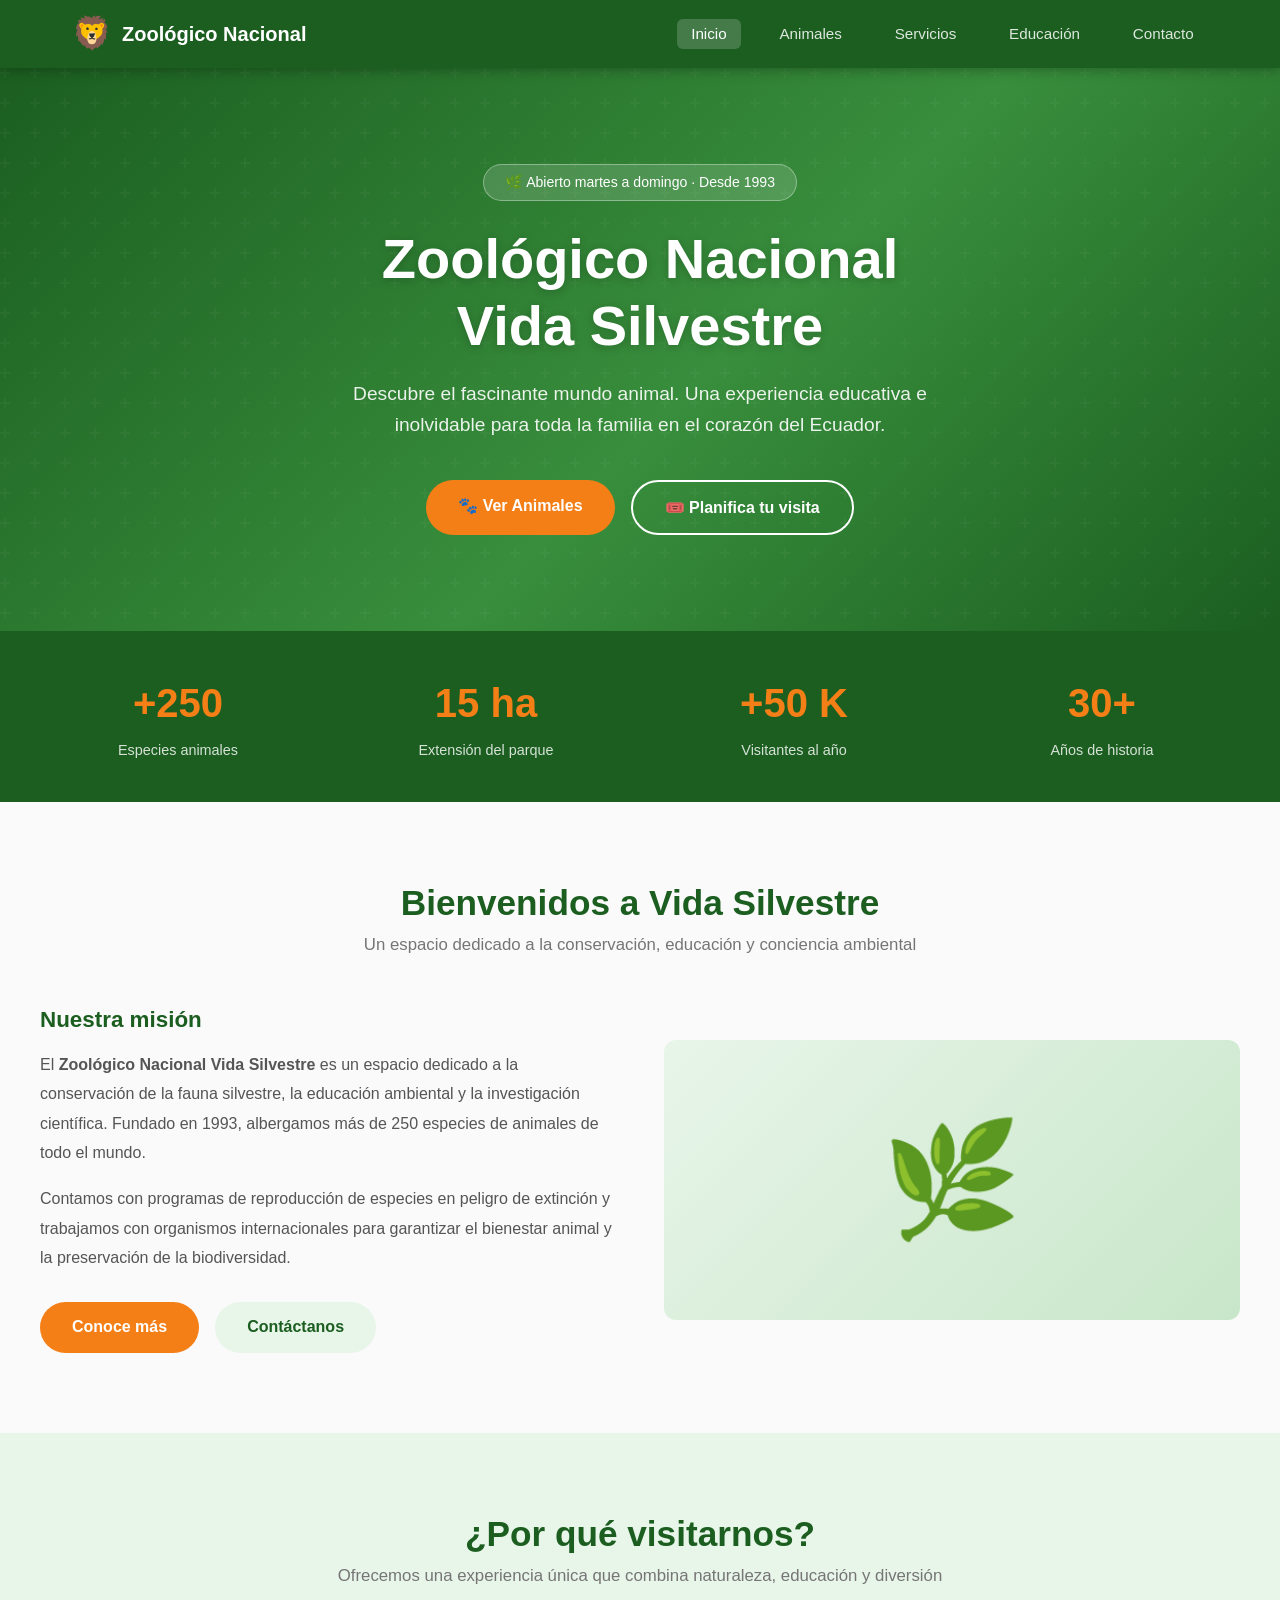
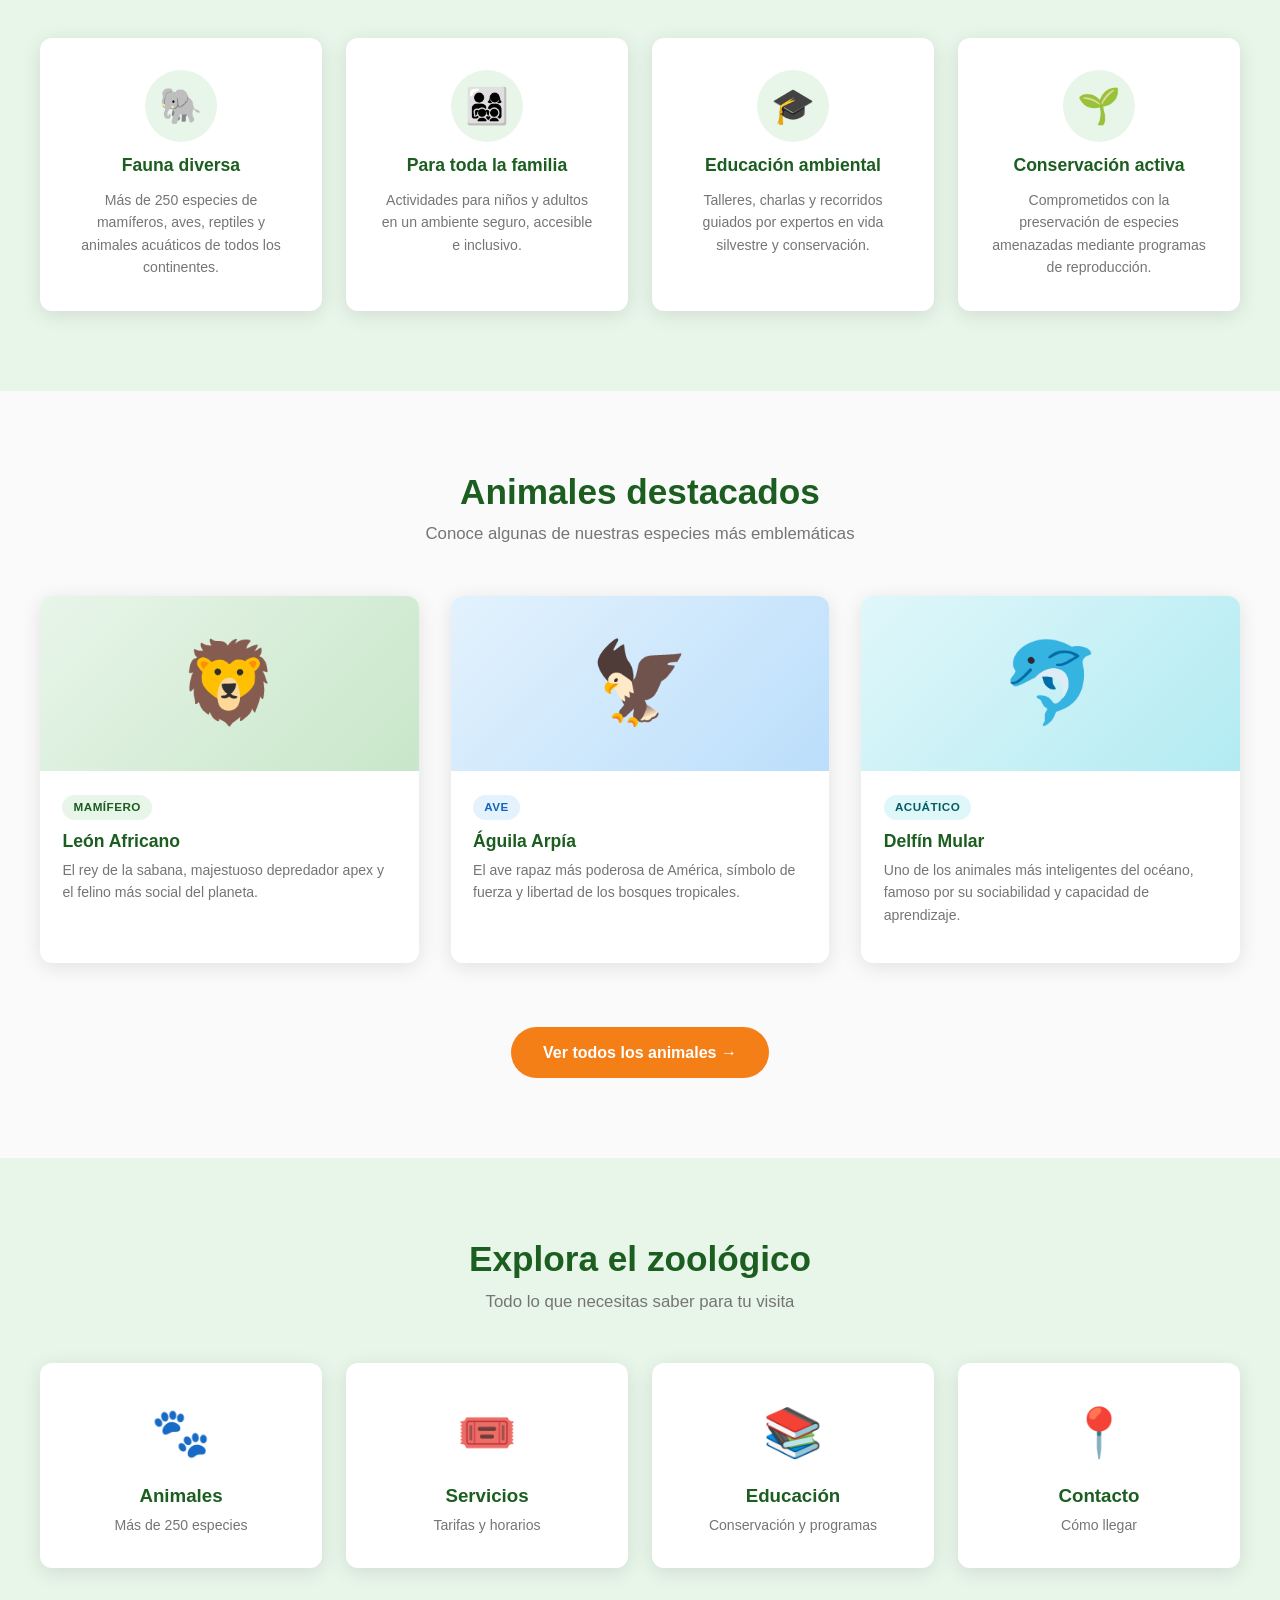
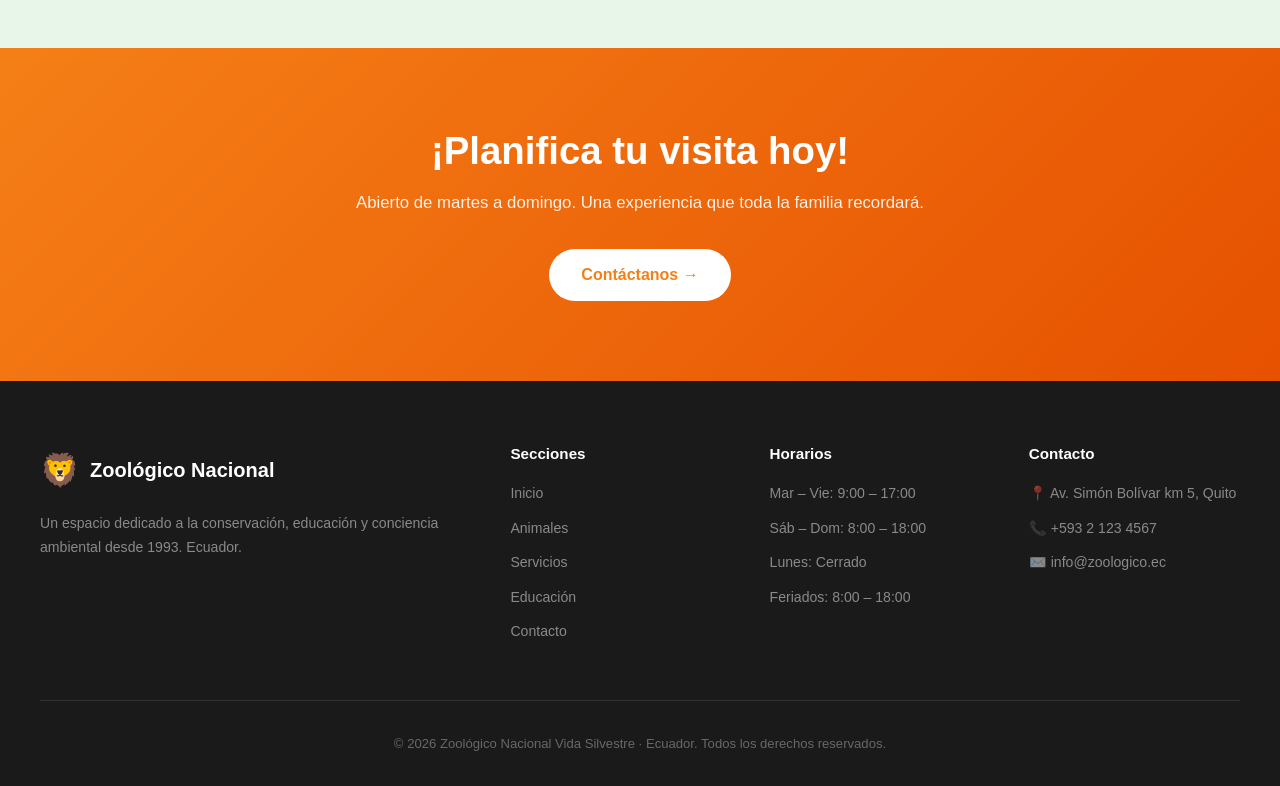
<file: index.html>
<!DOCTYPE html>
<html lang="es">
<head>
  <meta charset="UTF-8">
  <meta name="viewport" content="width=device-width, initial-scale=1.0">
  <title>Zoológico Nacional Vida Silvestre</title>
  <link rel="stylesheet" href="css/styles.css">
</head>
<body>

  <!-- ── Navegación ── -->
  <header>
    <nav>
      <div class="logo">
        <span class="logo-icon">🦁</span>
        <span>Zoológico Nacional</span>
      </div>
      <ul class="nav-links">
        <li><a href="index.html" class="active">Inicio</a></li>
        <li><a href="animales.html">Animales</a></li>
        <li><a href="servicios.html">Servicios</a></li>
        <li><a href="educacion.html">Educación</a></li>
        <li><a href="contacto.html">Contacto</a></li>
      </ul>
    </nav>
  </header>

  <!-- ── Hero / Banner principal ── -->
  <section class="hero">
    <div class="hero-content">
      <div class="hero-badge">🌿 Abierto martes a domingo · Desde 1993</div>
      <h1>Zoológico Nacional<br>Vida Silvestre</h1>
      <p>
        Descubre el fascinante mundo animal. Una experiencia educativa e
        inolvidable para toda la familia en el corazón del Ecuador.
      </p>
      <div class="hero-buttons">
        <a href="animales.html" class="btn btn-primary">🐾 Ver Animales</a>
        <a href="servicios.html" class="btn btn-secondary">🎟️ Planifica tu visita</a>
      </div>
    </div>
  </section>

  <!-- ── Estadísticas ── -->
  <div class="stats-section">
    <div class="stats-grid">
      <div>
        <div class="stat-number">+250</div>
        <div class="stat-label">Especies animales</div>
      </div>
      <div>
        <div class="stat-number">15 ha</div>
        <div class="stat-label">Extensión del parque</div>
      </div>
      <div>
        <div class="stat-number">+50 K</div>
        <div class="stat-label">Visitantes al año</div>
      </div>
      <div>
        <div class="stat-number">30+</div>
        <div class="stat-label">Años de historia</div>
      </div>
    </div>
  </div>

  <!-- ── Descripción general ── -->
  <section>
    <div class="container">
      <h2 class="section-title">Bienvenidos a Vida Silvestre</h2>
      <p class="section-subtitle">Un espacio dedicado a la conservación, educación y conciencia ambiental</p>

      <div class="grid-2" style="align-items: center; gap: 3rem;">
        <div>
          <h3 style="color:var(--primary);font-size:1.4rem;margin-bottom:1rem;">Nuestra misión</h3>
          <p style="color:#555;line-height:1.85;margin-bottom:1rem;">
            El <strong>Zoológico Nacional Vida Silvestre</strong> es un espacio dedicado a la conservación
            de la fauna silvestre, la educación ambiental y la investigación científica.
            Fundado en 1993, albergamos más de 250 especies de animales de todo el mundo.
          </p>
          <p style="color:#555;line-height:1.85;margin-bottom:1.8rem;">
            Contamos con programas de reproducción de especies en peligro de extinción y
            trabajamos con organismos internacionales para garantizar el bienestar animal
            y la preservación de la biodiversidad.
          </p>
          <div style="display:flex;gap:1rem;flex-wrap:wrap;">
            <a href="educacion.html" class="btn btn-primary">Conoce más</a>
            <a href="contacto.html"  class="btn" style="background:var(--light-green);color:var(--primary);border-radius:50px;padding:0.8rem 2rem;">Contáctanos</a>
          </div>
        </div>
        <div style="background:linear-gradient(135deg,#e8f5e9,#c8e6c9);border-radius:var(--radius);display:flex;align-items:center;justify-content:center;font-size:7rem;height:280px;">
          🌿
        </div>
      </div>
    </div>
  </section>

  <!-- ── Información destacada ── -->
  <section class="bg-light">
    <div class="container">
      <h2 class="section-title">¿Por qué visitarnos?</h2>
      <p class="section-subtitle">Ofrecemos una experiencia única que combina naturaleza, educación y diversión</p>

      <div class="grid-4">
        <div class="highlight-card">
          <div class="highlight-icon">🐘</div>
          <h3>Fauna diversa</h3>
          <p>Más de 250 especies de mamíferos, aves, reptiles y animales acuáticos de todos los continentes.</p>
        </div>
        <div class="highlight-card">
          <div class="highlight-icon">👨‍👩‍👧‍👦</div>
          <h3>Para toda la familia</h3>
          <p>Actividades para niños y adultos en un ambiente seguro, accesible e inclusivo.</p>
        </div>
        <div class="highlight-card">
          <div class="highlight-icon">🎓</div>
          <h3>Educación ambiental</h3>
          <p>Talleres, charlas y recorridos guiados por expertos en vida silvestre y conservación.</p>
        </div>
        <div class="highlight-card">
          <div class="highlight-icon">🌱</div>
          <h3>Conservación activa</h3>
          <p>Comprometidos con la preservación de especies amenazadas mediante programas de reproducción.</p>
        </div>
      </div>
    </div>
  </section>

  <!-- ── Animales destacados (preview) ── -->
  <section>
    <div class="container">
      <h2 class="section-title">Animales destacados</h2>
      <p class="section-subtitle">Conoce algunas de nuestras especies más emblemáticas</p>

      <div class="grid-3">
        <div class="animal-card">
          <div class="animal-emoji-container">🦁</div>
          <div class="animal-info">
            <span class="animal-tag">Mamífero</span>
            <h3>León Africano</h3>
            <p>El rey de la sabana, majestuoso depredador apex y el felino más social del planeta.</p>
          </div>
        </div>
        <div class="animal-card aves">
          <div class="animal-emoji-container">🦅</div>
          <div class="animal-info">
            <span class="animal-tag" style="background:#e3f2fd;color:#1565c0;">Ave</span>
            <h3>Águila Arpía</h3>
            <p>El ave rapaz más poderosa de América, símbolo de fuerza y libertad de los bosques tropicales.</p>
          </div>
        </div>
        <div class="animal-card acuaticos">
          <div class="animal-emoji-container">🐬</div>
          <div class="animal-info">
            <span class="animal-tag" style="background:#e0f7fa;color:#006064;">Acuático</span>
            <h3>Delfín Mular</h3>
            <p>Uno de los animales más inteligentes del océano, famoso por su sociabilidad y capacidad de aprendizaje.</p>
          </div>
        </div>
      </div>

      <div class="text-center mt-4">
        <a href="animales.html" class="btn btn-primary">Ver todos los animales →</a>
      </div>
    </div>
  </section>

  <!-- ── Botones de acceso a secciones ── -->
  <section style="background:var(--light-green);">
    <div class="container">
      <h2 class="section-title">Explora el zoológico</h2>
      <p class="section-subtitle">Todo lo que necesitas saber para tu visita</p>

      <div class="grid-4">
        <a href="animales.html" style="background:white;border-radius:var(--radius);padding:2rem;text-align:center;box-shadow:var(--shadow);transition:var(--transition);display:block;" onmouseover="this.style.transform='translateY(-5px)'" onmouseout="this.style.transform='none'">
          <div style="font-size:3rem;margin-bottom:0.8rem;">🐾</div>
          <h3 style="color:var(--primary);">Animales</h3>
          <p style="color:var(--gray);font-size:0.88rem;margin-top:0.4rem;">Más de 250 especies</p>
        </a>
        <a href="servicios.html" style="background:white;border-radius:var(--radius);padding:2rem;text-align:center;box-shadow:var(--shadow);transition:var(--transition);display:block;" onmouseover="this.style.transform='translateY(-5px)'" onmouseout="this.style.transform='none'">
          <div style="font-size:3rem;margin-bottom:0.8rem;">🎟️</div>
          <h3 style="color:var(--primary);">Servicios</h3>
          <p style="color:var(--gray);font-size:0.88rem;margin-top:0.4rem;">Tarifas y horarios</p>
        </a>
        <a href="educacion.html" style="background:white;border-radius:var(--radius);padding:2rem;text-align:center;box-shadow:var(--shadow);transition:var(--transition);display:block;" onmouseover="this.style.transform='translateY(-5px)'" onmouseout="this.style.transform='none'">
          <div style="font-size:3rem;margin-bottom:0.8rem;">📚</div>
          <h3 style="color:var(--primary);">Educación</h3>
          <p style="color:var(--gray);font-size:0.88rem;margin-top:0.4rem;">Conservación y programas</p>
        </a>
        <a href="contacto.html" style="background:white;border-radius:var(--radius);padding:2rem;text-align:center;box-shadow:var(--shadow);transition:var(--transition);display:block;" onmouseover="this.style.transform='translateY(-5px)'" onmouseout="this.style.transform='none'">
          <div style="font-size:3rem;margin-bottom:0.8rem;">📍</div>
          <h3 style="color:var(--primary);">Contacto</h3>
          <p style="color:var(--gray);font-size:0.88rem;margin-top:0.4rem;">Cómo llegar</p>
        </a>
      </div>
    </div>
  </section>

  <!-- ── CTA ── -->
  <section class="cta-section">
    <div class="container">
      <h2>¡Planifica tu visita hoy!</h2>
      <p>Abierto de martes a domingo. Una experiencia que toda la familia recordará.</p>
      <a href="contacto.html" class="btn btn-white">Contáctanos →</a>
    </div>
  </section>

  <!-- ── Footer ── -->
  <footer>
    <div class="footer-grid">
      <div class="footer-brand">
        <div class="logo"><span class="logo-icon">🦁</span><span>Zoológico Nacional</span></div>
        <p>Un espacio dedicado a la conservación, educación y conciencia ambiental desde 1993. Ecuador.</p>
      </div>
      <div class="footer-col">
        <h4>Secciones</h4>
        <ul>
          <li><a href="index.html">Inicio</a></li>
          <li><a href="animales.html">Animales</a></li>
          <li><a href="servicios.html">Servicios</a></li>
          <li><a href="educacion.html">Educación</a></li>
          <li><a href="contacto.html">Contacto</a></li>
        </ul>
      </div>
      <div class="footer-col">
        <h4>Horarios</h4>
        <ul>
          <li><a href="#">Mar – Vie: 9:00 – 17:00</a></li>
          <li><a href="#">Sáb – Dom: 8:00 – 18:00</a></li>
          <li><a href="#">Lunes: Cerrado</a></li>
          <li><a href="#">Feriados: 8:00 – 18:00</a></li>
        </ul>
      </div>
      <div class="footer-col">
        <h4>Contacto</h4>
        <ul>
          <li><a href="#">📍 Av. Simón Bolívar km 5, Quito</a></li>
          <li><a href="#">📞 +593 2 123 4567</a></li>
          <li><a href="#">✉️ info@zoologico.ec</a></li>
        </ul>
      </div>
    </div>
    <div class="footer-bottom">
      <p>&copy; 2026 Zoológico Nacional Vida Silvestre · Ecuador. Todos los derechos reservados.</p>
    </div>
  </footer>

</body>
</html>
</file>
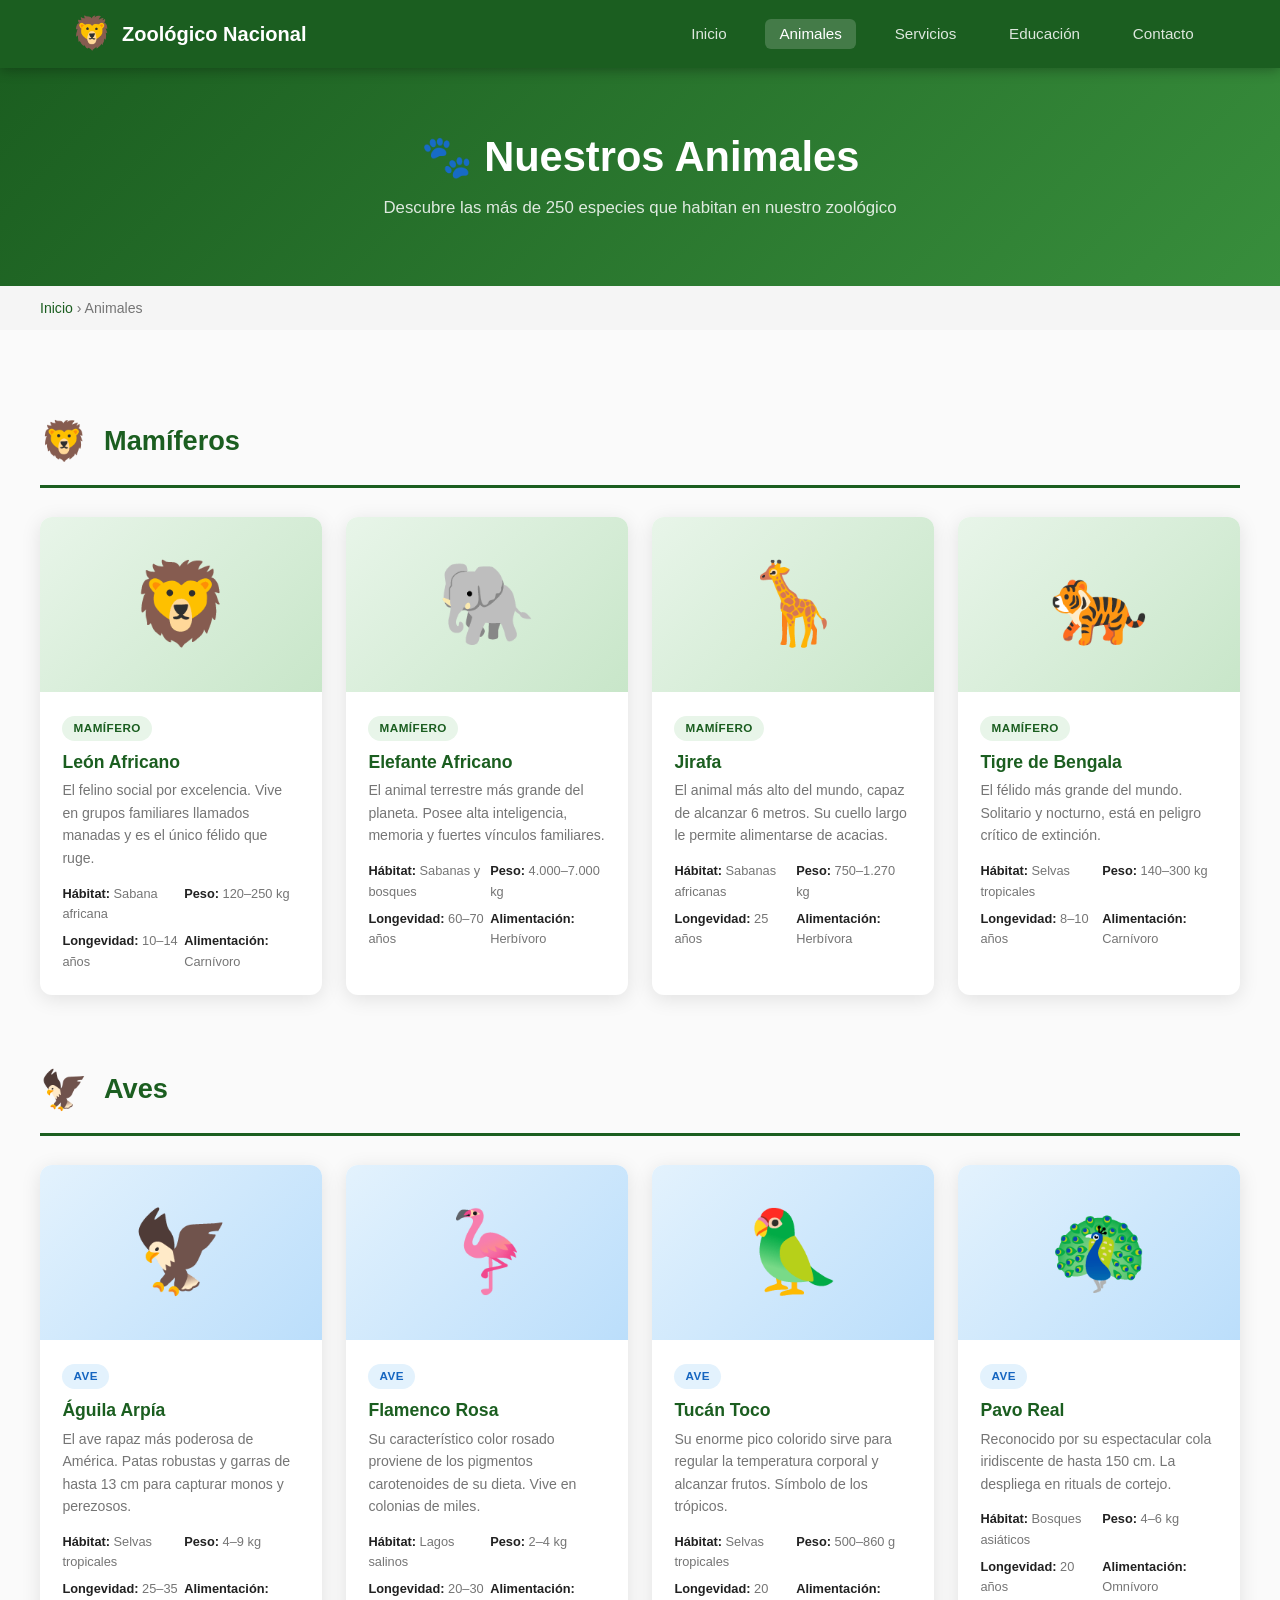
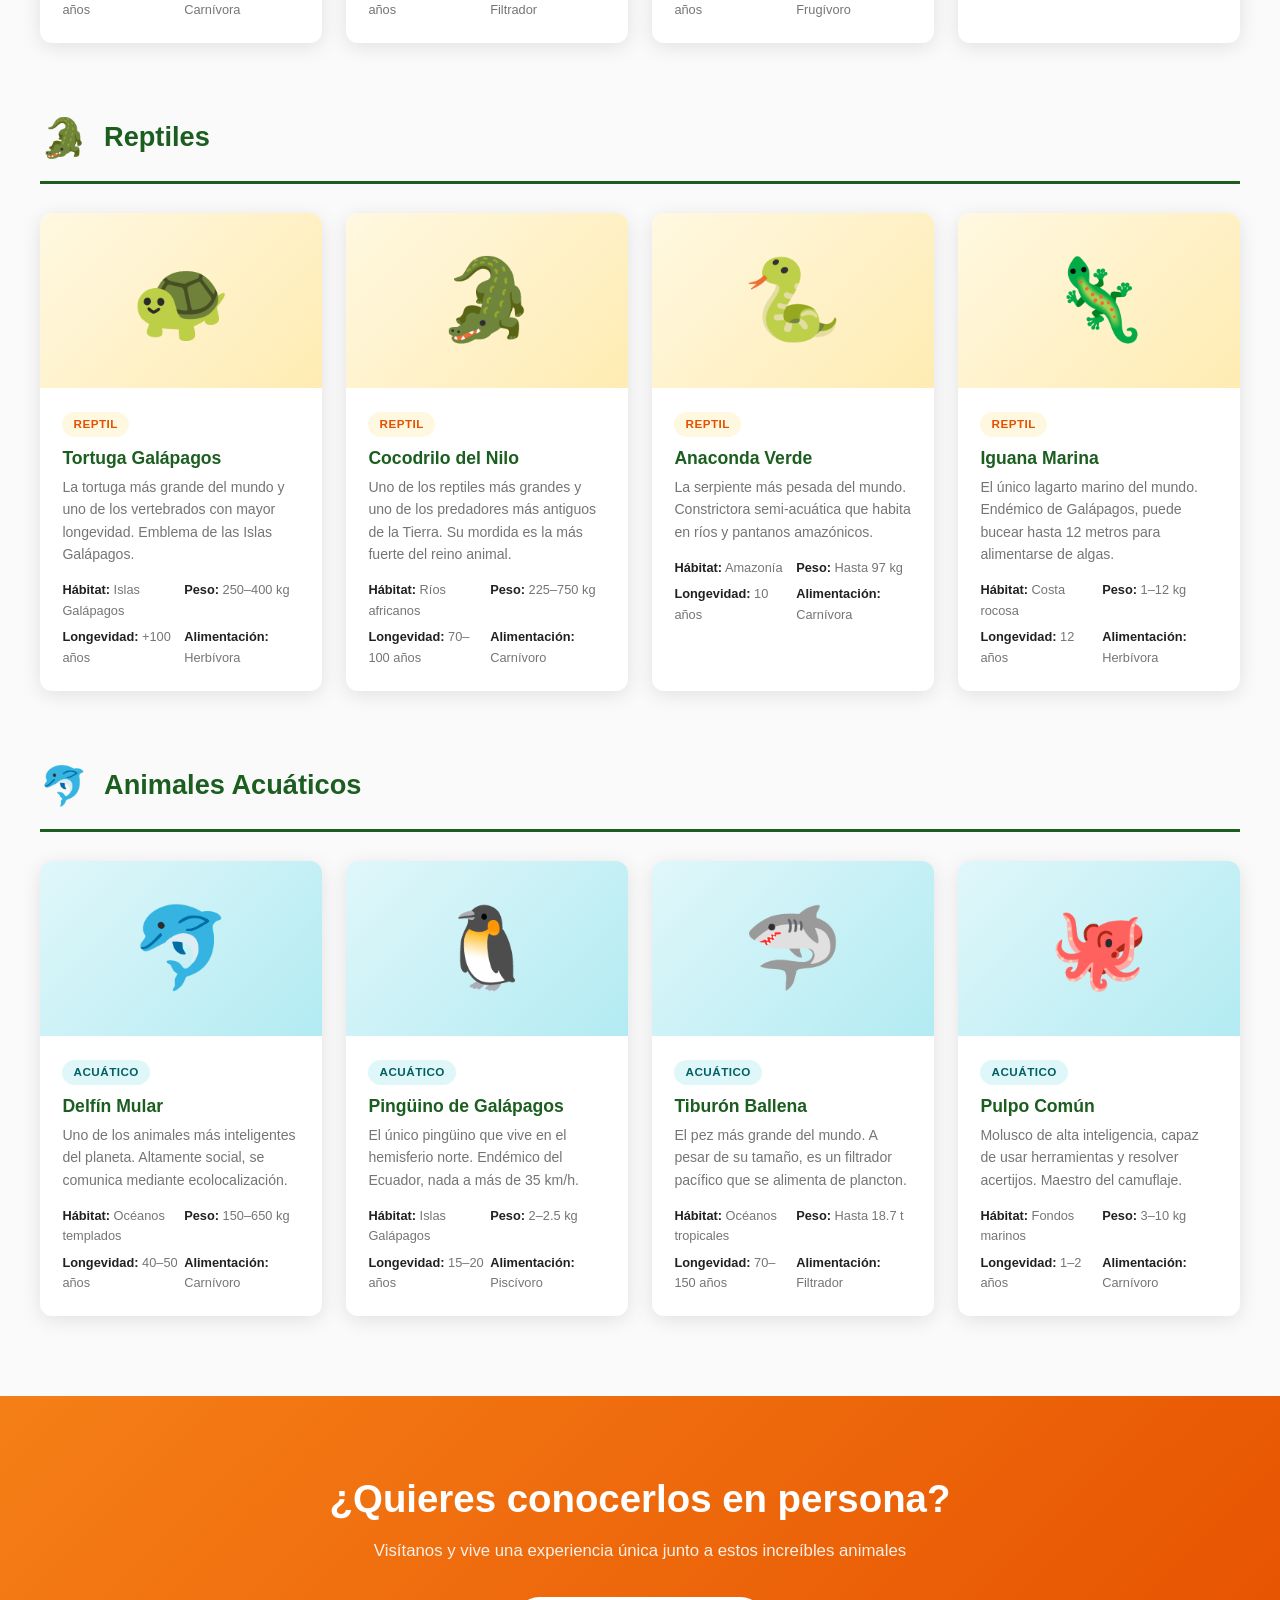
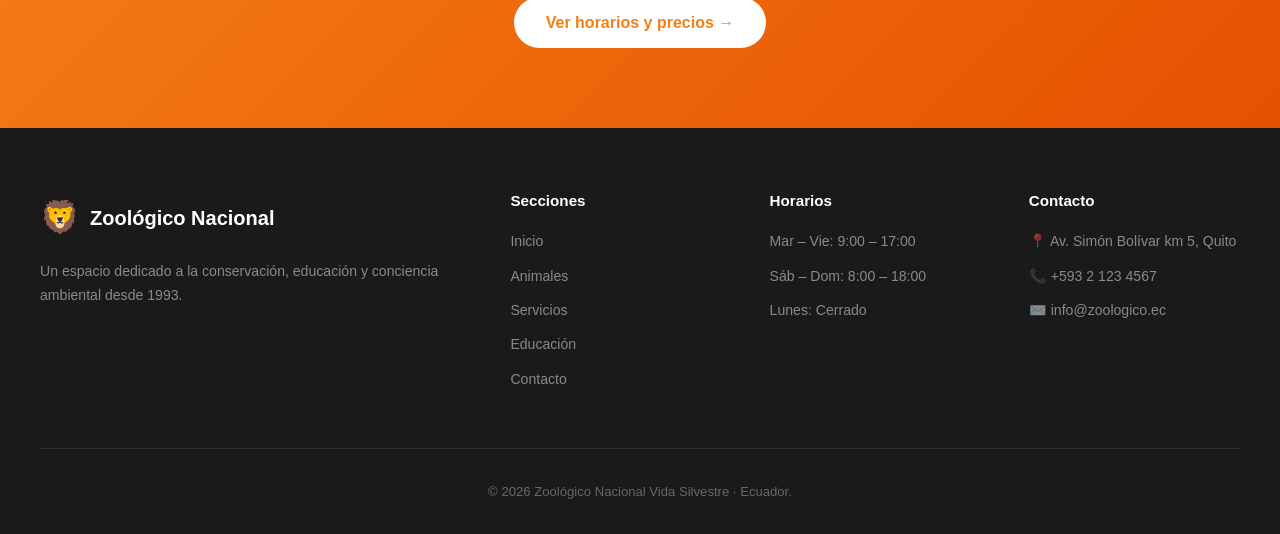
<file: animales.html>
<!DOCTYPE html>
<html lang="es">
<head>
  <meta charset="UTF-8">
  <meta name="viewport" content="width=device-width, initial-scale=1.0">
  <title>Animales – Zoológico Nacional Vida Silvestre</title>
  <link rel="stylesheet" href="css/styles.css">
</head>
<body>

  <header>
    <nav>
      <div class="logo">
        <span class="logo-icon">🦁</span>
        <span>Zoológico Nacional</span>
      </div>
      <ul class="nav-links">
        <li><a href="index.html">Inicio</a></li>
        <li><a href="animales.html" class="active">Animales</a></li>
        <li><a href="servicios.html">Servicios</a></li>
        <li><a href="educacion.html">Educación</a></li>
        <li><a href="contacto.html">Contacto</a></li>
      </ul>
    </nav>
  </header>

  <div class="page-banner">
    <h1>🐾 Nuestros Animales</h1>
    <p>Descubre las más de 250 especies que habitan en nuestro zoológico</p>
  </div>

  <div class="breadcrumb">
    <div class="breadcrumb-inner"><a href="index.html">Inicio</a> › Animales</div>
  </div>

  <section>
    <div class="container">

      <!-- ═══════════════ MAMÍFEROS ═══════════════ -->
      <div class="category-header">
        <span class="category-icon">🦁</span>
        <h2>Mamíferos</h2>
      </div>
      <div class="grid-4" style="margin-bottom:4rem;">

        <div class="animal-card">
          <div class="animal-emoji-container">🦁</div>
          <div class="animal-info">
            <span class="animal-tag">Mamífero</span>
            <h3>León Africano</h3>
            <p>El felino social por excelencia. Vive en grupos familiares llamados manadas y es el único félido que ruge.</p>
            <div class="animal-details">
              <div class="animal-detail"><strong>Hábitat:</strong> Sabana africana</div>
              <div class="animal-detail"><strong>Peso:</strong> 120–250 kg</div>
              <div class="animal-detail"><strong>Longevidad:</strong> 10–14 años</div>
              <div class="animal-detail"><strong>Alimentación:</strong> Carnívoro</div>
            </div>
          </div>
        </div>

        <div class="animal-card">
          <div class="animal-emoji-container">🐘</div>
          <div class="animal-info">
            <span class="animal-tag">Mamífero</span>
            <h3>Elefante Africano</h3>
            <p>El animal terrestre más grande del planeta. Posee alta inteligencia, memoria y fuertes vínculos familiares.</p>
            <div class="animal-details">
              <div class="animal-detail"><strong>Hábitat:</strong> Sabanas y bosques</div>
              <div class="animal-detail"><strong>Peso:</strong> 4.000–7.000 kg</div>
              <div class="animal-detail"><strong>Longevidad:</strong> 60–70 años</div>
              <div class="animal-detail"><strong>Alimentación:</strong> Herbívoro</div>
            </div>
          </div>
        </div>

        <div class="animal-card">
          <div class="animal-emoji-container">🦒</div>
          <div class="animal-info">
            <span class="animal-tag">Mamífero</span>
            <h3>Jirafa</h3>
            <p>El animal más alto del mundo, capaz de alcanzar 6 metros. Su cuello largo le permite alimentarse de acacias.</p>
            <div class="animal-details">
              <div class="animal-detail"><strong>Hábitat:</strong> Sabanas africanas</div>
              <div class="animal-detail"><strong>Peso:</strong> 750–1.270 kg</div>
              <div class="animal-detail"><strong>Longevidad:</strong> 25 años</div>
              <div class="animal-detail"><strong>Alimentación:</strong> Herbívora</div>
            </div>
          </div>
        </div>

        <div class="animal-card">
          <div class="animal-emoji-container">🐅</div>
          <div class="animal-info">
            <span class="animal-tag">Mamífero</span>
            <h3>Tigre de Bengala</h3>
            <p>El félido más grande del mundo. Solitario y nocturno, está en peligro crítico de extinción.</p>
            <div class="animal-details">
              <div class="animal-detail"><strong>Hábitat:</strong> Selvas tropicales</div>
              <div class="animal-detail"><strong>Peso:</strong> 140–300 kg</div>
              <div class="animal-detail"><strong>Longevidad:</strong> 8–10 años</div>
              <div class="animal-detail"><strong>Alimentación:</strong> Carnívoro</div>
            </div>
          </div>
        </div>

      </div>

      <!-- ═══════════════ AVES ═══════════════ -->
      <div class="category-header">
        <span class="category-icon">🦅</span>
        <h2>Aves</h2>
      </div>
      <div class="grid-4" style="margin-bottom:4rem;">

        <div class="animal-card aves">
          <div class="animal-emoji-container">🦅</div>
          <div class="animal-info">
            <span class="animal-tag" style="background:#e3f2fd;color:#1565c0;">Ave</span>
            <h3>Águila Arpía</h3>
            <p>El ave rapaz más poderosa de América. Patas robustas y garras de hasta 13 cm para capturar monos y perezosos.</p>
            <div class="animal-details">
              <div class="animal-detail"><strong>Hábitat:</strong> Selvas tropicales</div>
              <div class="animal-detail"><strong>Peso:</strong> 4–9 kg</div>
              <div class="animal-detail"><strong>Longevidad:</strong> 25–35 años</div>
              <div class="animal-detail"><strong>Alimentación:</strong> Carnívora</div>
            </div>
          </div>
        </div>

        <div class="animal-card aves">
          <div class="animal-emoji-container">🦩</div>
          <div class="animal-info">
            <span class="animal-tag" style="background:#e3f2fd;color:#1565c0;">Ave</span>
            <h3>Flamenco Rosa</h3>
            <p>Su característico color rosado proviene de los pigmentos carotenoides de su dieta. Vive en colonias de miles.</p>
            <div class="animal-details">
              <div class="animal-detail"><strong>Hábitat:</strong> Lagos salinos</div>
              <div class="animal-detail"><strong>Peso:</strong> 2–4 kg</div>
              <div class="animal-detail"><strong>Longevidad:</strong> 20–30 años</div>
              <div class="animal-detail"><strong>Alimentación:</strong> Filtrador</div>
            </div>
          </div>
        </div>

        <div class="animal-card aves">
          <div class="animal-emoji-container">🦜</div>
          <div class="animal-info">
            <span class="animal-tag" style="background:#e3f2fd;color:#1565c0;">Ave</span>
            <h3>Tucán Toco</h3>
            <p>Su enorme pico colorido sirve para regular la temperatura corporal y alcanzar frutos. Símbolo de los trópicos.</p>
            <div class="animal-details">
              <div class="animal-detail"><strong>Hábitat:</strong> Selvas tropicales</div>
              <div class="animal-detail"><strong>Peso:</strong> 500–860 g</div>
              <div class="animal-detail"><strong>Longevidad:</strong> 20 años</div>
              <div class="animal-detail"><strong>Alimentación:</strong> Frugívoro</div>
            </div>
          </div>
        </div>

        <div class="animal-card aves">
          <div class="animal-emoji-container">🦚</div>
          <div class="animal-info">
            <span class="animal-tag" style="background:#e3f2fd;color:#1565c0;">Ave</span>
            <h3>Pavo Real</h3>
            <p>Reconocido por su espectacular cola iridiscente de hasta 150 cm. La despliega en rituals de cortejo.</p>
            <div class="animal-details">
              <div class="animal-detail"><strong>Hábitat:</strong> Bosques asiáticos</div>
              <div class="animal-detail"><strong>Peso:</strong> 4–6 kg</div>
              <div class="animal-detail"><strong>Longevidad:</strong> 20 años</div>
              <div class="animal-detail"><strong>Alimentación:</strong> Omnívoro</div>
            </div>
          </div>
        </div>

      </div>

      <!-- ═══════════════ REPTILES ═══════════════ -->
      <div class="category-header">
        <span class="category-icon">🐊</span>
        <h2>Reptiles</h2>
      </div>
      <div class="grid-4" style="margin-bottom:4rem;">

        <div class="animal-card reptiles">
          <div class="animal-emoji-container">🐢</div>
          <div class="animal-info">
            <span class="animal-tag" style="background:#fff8e1;color:#e65100;">Reptil</span>
            <h3>Tortuga Galápagos</h3>
            <p>La tortuga más grande del mundo y uno de los vertebrados con mayor longevidad. Emblema de las Islas Galápagos.</p>
            <div class="animal-details">
              <div class="animal-detail"><strong>Hábitat:</strong> Islas Galápagos</div>
              <div class="animal-detail"><strong>Peso:</strong> 250–400 kg</div>
              <div class="animal-detail"><strong>Longevidad:</strong> +100 años</div>
              <div class="animal-detail"><strong>Alimentación:</strong> Herbívora</div>
            </div>
          </div>
        </div>

        <div class="animal-card reptiles">
          <div class="animal-emoji-container">🐊</div>
          <div class="animal-info">
            <span class="animal-tag" style="background:#fff8e1;color:#e65100;">Reptil</span>
            <h3>Cocodrilo del Nilo</h3>
            <p>Uno de los reptiles más grandes y uno de los predadores más antiguos de la Tierra. Su mordida es la más fuerte del reino animal.</p>
            <div class="animal-details">
              <div class="animal-detail"><strong>Hábitat:</strong> Ríos africanos</div>
              <div class="animal-detail"><strong>Peso:</strong> 225–750 kg</div>
              <div class="animal-detail"><strong>Longevidad:</strong> 70–100 años</div>
              <div class="animal-detail"><strong>Alimentación:</strong> Carnívoro</div>
            </div>
          </div>
        </div>

        <div class="animal-card reptiles">
          <div class="animal-emoji-container">🐍</div>
          <div class="animal-info">
            <span class="animal-tag" style="background:#fff8e1;color:#e65100;">Reptil</span>
            <h3>Anaconda Verde</h3>
            <p>La serpiente más pesada del mundo. Constrictora semi-acuática que habita en ríos y pantanos amazónicos.</p>
            <div class="animal-details">
              <div class="animal-detail"><strong>Hábitat:</strong> Amazonía</div>
              <div class="animal-detail"><strong>Peso:</strong> Hasta 97 kg</div>
              <div class="animal-detail"><strong>Longevidad:</strong> 10 años</div>
              <div class="animal-detail"><strong>Alimentación:</strong> Carnívora</div>
            </div>
          </div>
        </div>

        <div class="animal-card reptiles">
          <div class="animal-emoji-container">🦎</div>
          <div class="animal-info">
            <span class="animal-tag" style="background:#fff8e1;color:#e65100;">Reptil</span>
            <h3>Iguana Marina</h3>
            <p>El único lagarto marino del mundo. Endémico de Galápagos, puede bucear hasta 12 metros para alimentarse de algas.</p>
            <div class="animal-details">
              <div class="animal-detail"><strong>Hábitat:</strong> Costa rocosa</div>
              <div class="animal-detail"><strong>Peso:</strong> 1–12 kg</div>
              <div class="animal-detail"><strong>Longevidad:</strong> 12 años</div>
              <div class="animal-detail"><strong>Alimentación:</strong> Herbívora</div>
            </div>
          </div>
        </div>

      </div>

      <!-- ═══════════════ ANIMALES ACUÁTICOS ═══════════════ -->
      <div class="category-header">
        <span class="category-icon">🐬</span>
        <h2>Animales Acuáticos</h2>
      </div>
      <div class="grid-4">

        <div class="animal-card acuaticos">
          <div class="animal-emoji-container">🐬</div>
          <div class="animal-info">
            <span class="animal-tag" style="background:#e0f7fa;color:#006064;">Acuático</span>
            <h3>Delfín Mular</h3>
            <p>Uno de los animales más inteligentes del planeta. Altamente social, se comunica mediante ecolocalización.</p>
            <div class="animal-details">
              <div class="animal-detail"><strong>Hábitat:</strong> Océanos templados</div>
              <div class="animal-detail"><strong>Peso:</strong> 150–650 kg</div>
              <div class="animal-detail"><strong>Longevidad:</strong> 40–50 años</div>
              <div class="animal-detail"><strong>Alimentación:</strong> Carnívoro</div>
            </div>
          </div>
        </div>

        <div class="animal-card acuaticos">
          <div class="animal-emoji-container">🐧</div>
          <div class="animal-info">
            <span class="animal-tag" style="background:#e0f7fa;color:#006064;">Acuático</span>
            <h3>Pingüino de Galápagos</h3>
            <p>El único pingüino que vive en el hemisferio norte. Endémico del Ecuador, nada a más de 35 km/h.</p>
            <div class="animal-details">
              <div class="animal-detail"><strong>Hábitat:</strong> Islas Galápagos</div>
              <div class="animal-detail"><strong>Peso:</strong> 2–2.5 kg</div>
              <div class="animal-detail"><strong>Longevidad:</strong> 15–20 años</div>
              <div class="animal-detail"><strong>Alimentación:</strong> Piscívoro</div>
            </div>
          </div>
        </div>

        <div class="animal-card acuaticos">
          <div class="animal-emoji-container">🦈</div>
          <div class="animal-info">
            <span class="animal-tag" style="background:#e0f7fa;color:#006064;">Acuático</span>
            <h3>Tiburón Ballena</h3>
            <p>El pez más grande del mundo. A pesar de su tamaño, es un filtrador pacífico que se alimenta de plancton.</p>
            <div class="animal-details">
              <div class="animal-detail"><strong>Hábitat:</strong> Océanos tropicales</div>
              <div class="animal-detail"><strong>Peso:</strong> Hasta 18.7 t</div>
              <div class="animal-detail"><strong>Longevidad:</strong> 70–150 años</div>
              <div class="animal-detail"><strong>Alimentación:</strong> Filtrador</div>
            </div>
          </div>
        </div>

        <div class="animal-card acuaticos">
          <div class="animal-emoji-container">🐙</div>
          <div class="animal-info">
            <span class="animal-tag" style="background:#e0f7fa;color:#006064;">Acuático</span>
            <h3>Pulpo Común</h3>
            <p>Molusco de alta inteligencia, capaz de usar herramientas y resolver acertijos. Maestro del camuflaje.</p>
            <div class="animal-details">
              <div class="animal-detail"><strong>Hábitat:</strong> Fondos marinos</div>
              <div class="animal-detail"><strong>Peso:</strong> 3–10 kg</div>
              <div class="animal-detail"><strong>Longevidad:</strong> 1–2 años</div>
              <div class="animal-detail"><strong>Alimentación:</strong> Carnívoro</div>
            </div>
          </div>
        </div>

      </div>
    </div>
  </section>

  <section class="cta-section">
    <div class="container">
      <h2>¿Quieres conocerlos en persona?</h2>
      <p>Visítanos y vive una experiencia única junto a estos increíbles animales</p>
      <a href="servicios.html" class="btn btn-white">Ver horarios y precios →</a>
    </div>
  </section>

  <footer>
    <div class="footer-grid">
      <div class="footer-brand">
        <div class="logo"><span class="logo-icon">🦁</span><span>Zoológico Nacional</span></div>
        <p>Un espacio dedicado a la conservación, educación y conciencia ambiental desde 1993.</p>
      </div>
      <div class="footer-col">
        <h4>Secciones</h4>
        <ul>
          <li><a href="index.html">Inicio</a></li>
          <li><a href="animales.html">Animales</a></li>
          <li><a href="servicios.html">Servicios</a></li>
          <li><a href="educacion.html">Educación</a></li>
          <li><a href="contacto.html">Contacto</a></li>
        </ul>
      </div>
      <div class="footer-col">
        <h4>Horarios</h4>
        <ul>
          <li><a href="#">Mar – Vie: 9:00 – 17:00</a></li>
          <li><a href="#">Sáb – Dom: 8:00 – 18:00</a></li>
          <li><a href="#">Lunes: Cerrado</a></li>
        </ul>
      </div>
      <div class="footer-col">
        <h4>Contacto</h4>
        <ul>
          <li><a href="#">📍 Av. Simón Bolívar km 5, Quito</a></li>
          <li><a href="#">📞 +593 2 123 4567</a></li>
          <li><a href="#">✉️ info@zoologico.ec</a></li>
        </ul>
      </div>
    </div>
    <div class="footer-bottom">
      <p>&copy; 2026 Zoológico Nacional Vida Silvestre · Ecuador.</p>
    </div>
  </footer>

</body>
</html>
</file>
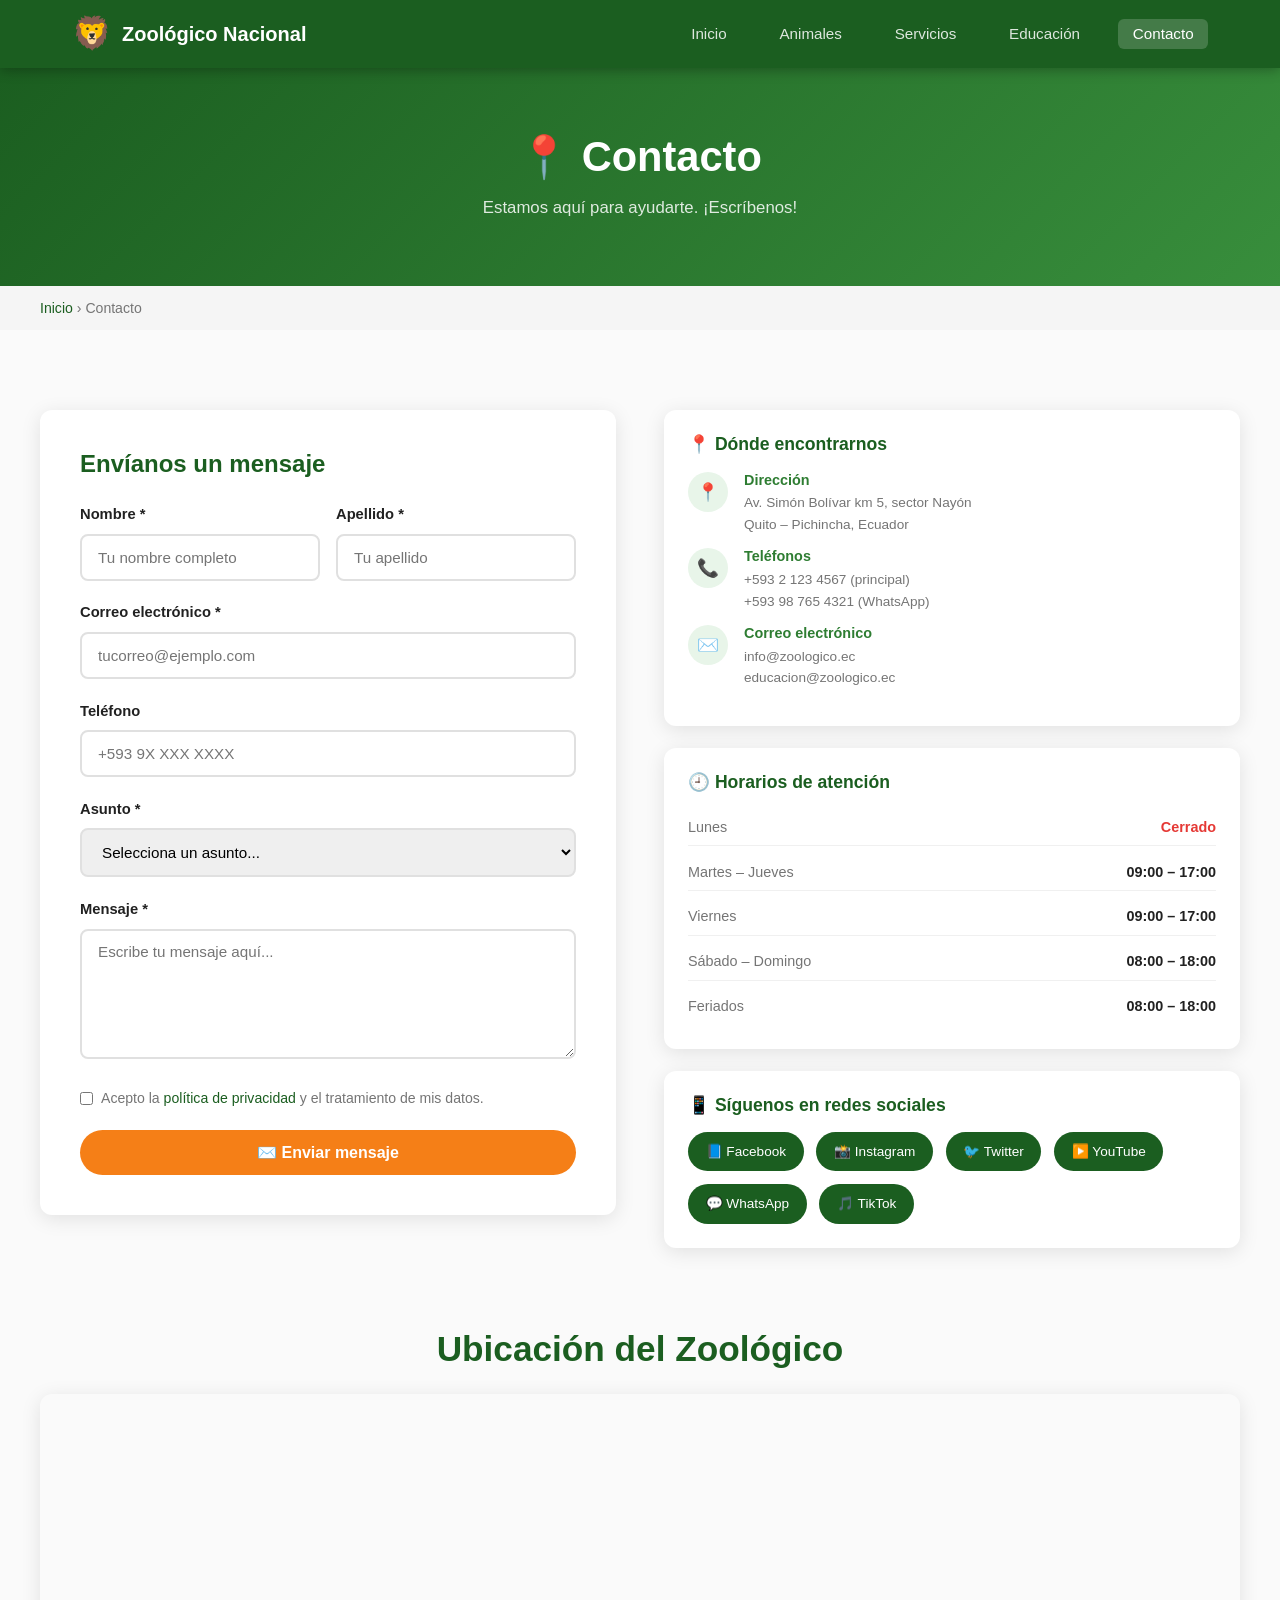
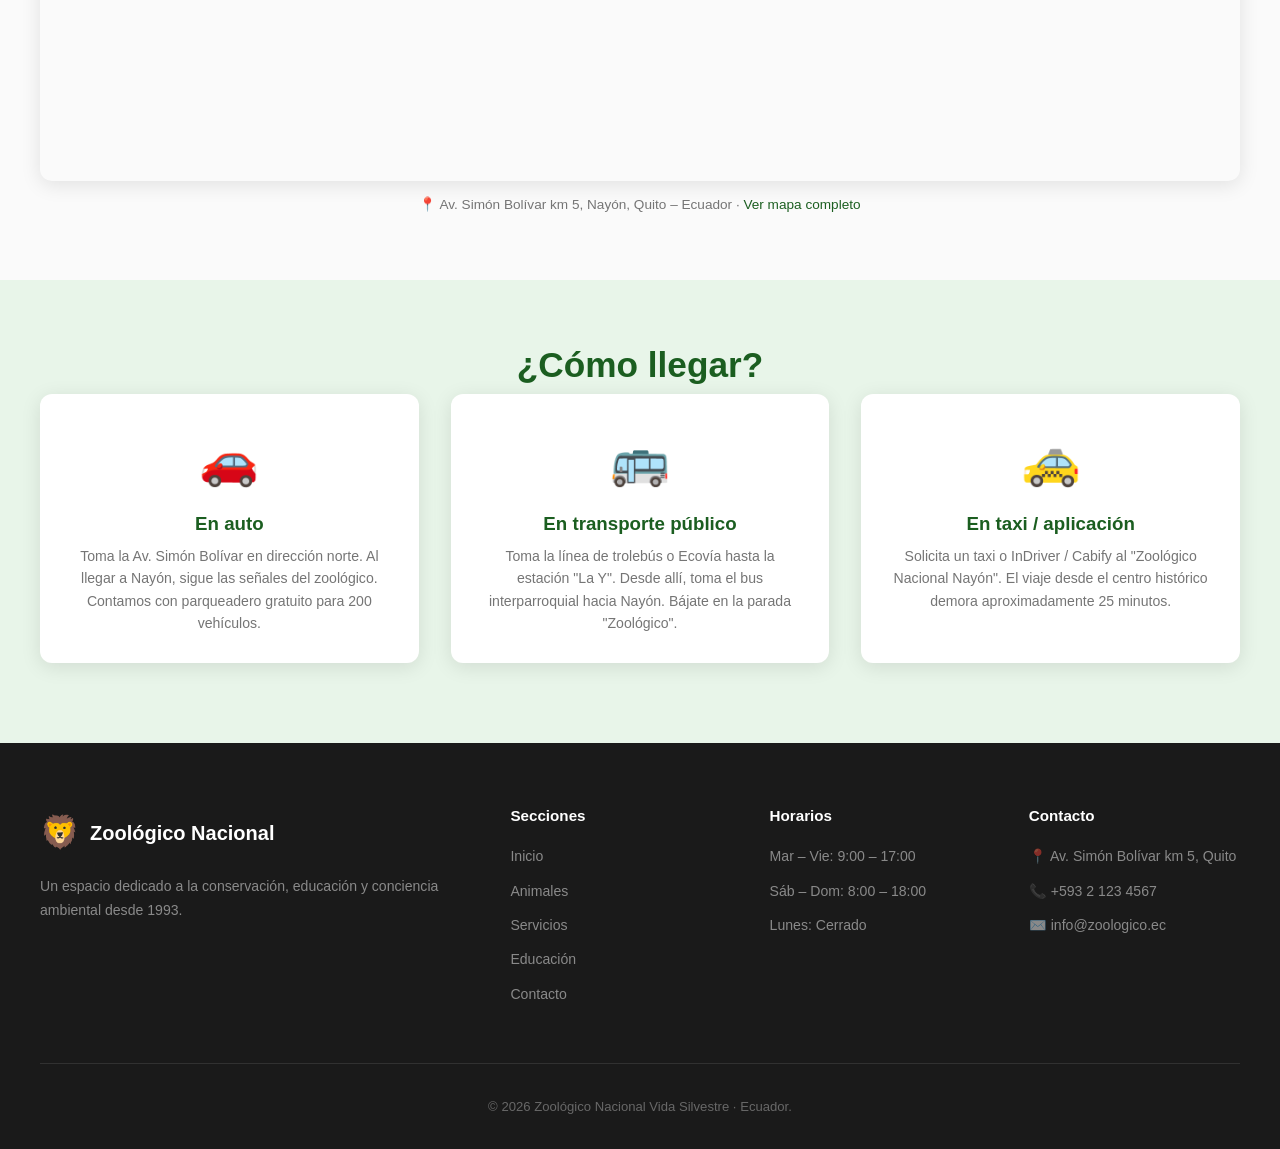
<file: contacto.html>
<!DOCTYPE html>
<html lang="es">
<head>
  <meta charset="UTF-8">
  <meta name="viewport" content="width=device-width, initial-scale=1.0">
  <title>Contacto – Zoológico Nacional Vida Silvestre</title>
  <link rel="stylesheet" href="css/styles.css">
</head>
<body>

  <header>
    <nav>
      <div class="logo">
        <span class="logo-icon">🦁</span>
        <span>Zoológico Nacional</span>
      </div>
      <ul class="nav-links">
        <li><a href="index.html">Inicio</a></li>
        <li><a href="animales.html">Animales</a></li>
        <li><a href="servicios.html">Servicios</a></li>
        <li><a href="educacion.html">Educación</a></li>
        <li><a href="contacto.html" class="active">Contacto</a></li>
      </ul>
    </nav>
  </header>

  <div class="page-banner">
    <h1>📍 Contacto</h1>
    <p>Estamos aquí para ayudarte. ¡Escríbenos!</p>
  </div>

  <div class="breadcrumb">
    <div class="breadcrumb-inner"><a href="index.html">Inicio</a> › Contacto</div>
  </div>

  <!-- ── Formulario + Info ── -->
  <section>
    <div class="container">

      <div class="contact-grid">

        <!-- Formulario de contacto -->
        <div class="contact-form">
          <h2>Envíanos un mensaje</h2>

          <form action="#" method="post" onsubmit="handleSubmit(event)">

            <div class="form-row">
              <div class="form-group">
                <label for="nombre">Nombre *</label>
                <input type="text" id="nombre" name="nombre"
                       placeholder="Tu nombre completo" required maxlength="100">
              </div>
              <div class="form-group">
                <label for="apellido">Apellido *</label>
                <input type="text" id="apellido" name="apellido"
                       placeholder="Tu apellido" required maxlength="100">
              </div>
            </div>

            <div class="form-group">
              <label for="email">Correo electrónico *</label>
              <input type="email" id="email" name="email"
                     placeholder="tucorreo@ejemplo.com" required>
            </div>

            <div class="form-group">
              <label for="telefono">Teléfono</label>
              <input type="tel" id="telefono" name="telefono"
                     placeholder="+593 9X XXX XXXX" pattern="[\+]?[0-9\s\-]{7,15}">
            </div>

            <div class="form-group">
              <label for="asunto">Asunto *</label>
              <select id="asunto" name="asunto" required
                      style="width:100%;padding:0.8rem 1rem;border:2px solid #e0e0e0;border-radius:8px;font-size:0.95rem;font-family:inherit;transition:all 0.3s;">
                <option value="">Selecciona un asunto...</option>
                <option value="visita">Planificar una visita</option>
                <option value="grupos">Reserva grupos / colegios</option>
                <option value="eventos">Eventos especiales</option>
                <option value="educacion">Programas educativos</option>
                <option value="voluntariado">Voluntariado / pasantías</option>
                <option value="prensa">Prensa y medios</option>
                <option value="otro">Otro</option>
              </select>
            </div>

            <div class="form-group">
              <label for="mensaje">Mensaje *</label>
              <textarea id="mensaje" name="mensaje"
                        placeholder="Escribe tu mensaje aquí..." required minlength="10"></textarea>
            </div>

            <div class="form-group" style="display:flex;align-items:center;gap:0.5rem;">
              <input type="checkbox" id="terminos" name="terminos" required
                     style="width:auto;accent-color:var(--primary);">
              <label for="terminos" style="margin:0;font-weight:400;font-size:0.88rem;color:var(--gray);">
                Acepto la <a href="#" style="color:var(--primary);">política de privacidad</a> y el tratamiento de mis datos.
              </label>
            </div>

            <button type="submit" class="btn btn-primary" style="width:100%;">
              ✉️ Enviar mensaje
            </button>

          </form>

          <!-- Mensaje de confirmación -->
          <div id="confirmacion"
               style="display:none;background:var(--light-green);border:2px solid var(--primary);border-radius:8px;padding:1.2rem;margin-top:1rem;text-align:center;color:var(--primary);">
            <strong>✅ ¡Mensaje enviado!</strong><br>
            <span style="font-size:0.9rem;">Te responderemos en menos de 24 horas hábiles.</span>
          </div>
        </div>

        <!-- Información de contacto -->
        <div class="contact-info">

          <!-- Dirección y horarios -->
          <div class="info-block">
            <h3>📍 Dónde encontrarnos</h3>

            <div class="info-item">
              <div class="info-icon">📍</div>
              <div class="info-text">
                <h4>Dirección</h4>
                <p>Av. Simón Bolívar km 5, sector Nayón<br>Quito – Pichincha, Ecuador</p>
              </div>
            </div>

            <div class="info-item">
              <div class="info-icon">📞</div>
              <div class="info-text">
                <h4>Teléfonos</h4>
                <p>+593 2 123 4567 (principal)<br>+593 98 765 4321 (WhatsApp)</p>
              </div>
            </div>

            <div class="info-item">
              <div class="info-icon">✉️</div>
              <div class="info-text">
                <h4>Correo electrónico</h4>
                <p>info@zoologico.ec<br>educacion@zoologico.ec</p>
              </div>
            </div>
          </div>

          <!-- Horarios -->
          <div class="info-block">
            <h3>🕘 Horarios de atención</h3>
            <div style="display:flex;flex-direction:column;gap:0.5rem;font-size:0.9rem;">
              <div style="display:flex;justify-content:space-between;padding:0.4rem 0;border-bottom:1px solid #f0f0f0;">
                <span style="color:var(--gray);">Lunes</span>
                <span style="color:#e53935;font-weight:600;">Cerrado</span>
              </div>
              <div style="display:flex;justify-content:space-between;padding:0.4rem 0;border-bottom:1px solid #f0f0f0;">
                <span style="color:var(--gray);">Martes – Jueves</span>
                <span style="font-weight:600;">09:00 – 17:00</span>
              </div>
              <div style="display:flex;justify-content:space-between;padding:0.4rem 0;border-bottom:1px solid #f0f0f0;">
                <span style="color:var(--gray);">Viernes</span>
                <span style="font-weight:600;">09:00 – 17:00</span>
              </div>
              <div style="display:flex;justify-content:space-between;padding:0.4rem 0;border-bottom:1px solid #f0f0f0;">
                <span style="color:var(--gray);">Sábado – Domingo</span>
                <span style="font-weight:600;">08:00 – 18:00</span>
              </div>
              <div style="display:flex;justify-content:space-between;padding:0.4rem 0;">
                <span style="color:var(--gray);">Feriados</span>
                <span style="font-weight:600;">08:00 – 18:00</span>
              </div>
            </div>
          </div>

          <!-- Redes sociales -->
          <div class="info-block">
            <h3>📱 Síguenos en redes sociales</h3>
            <div class="social-links">
              <a href="#" class="social-link">📘 Facebook</a>
              <a href="#" class="social-link">📸 Instagram</a>
              <a href="#" class="social-link">🐦 Twitter</a>
              <a href="#" class="social-link">▶️ YouTube</a>
              <a href="#" class="social-link">💬 WhatsApp</a>
              <a href="#" class="social-link">🎵 TikTok</a>
            </div>
          </div>

        </div>
      </div>

    </div>
  </section>

  <!-- ── Mapa de ubicación ── -->
  <section style="padding:0 2rem 4rem;">
    <div class="container">
      <h2 class="section-title" style="margin-bottom:1.5rem;">Ubicación del Zoológico</h2>
      <div class="map-container">
        <iframe
          src="https://www.openstreetmap.org/export/embed.html?bbox=-78.4750%2C-0.2200%2C-78.4000%2C-0.1600&layer=mapnik&marker=-0.1900,-78.4380"
          width="100%"
          height="380"
          style="border:0;"
          title="Mapa de ubicación del Zoológico Nacional Vida Silvestre"
          loading="lazy">
        </iframe>
      </div>
      <p style="text-align:center;color:var(--gray);font-size:0.85rem;margin-top:0.8rem;">
        📍 Av. Simón Bolívar km 5, Nayón, Quito – Ecuador
        · <a href="https://maps.openstreetmap.org/?q=-0.19,-78.438" target="_blank" rel="noopener" style="color:var(--primary);">Ver mapa completo</a>
      </p>
    </div>
  </section>

  <!-- ── Cómo llegar ── -->
  <section style="background:var(--light-green);padding-top:0;">
    <div class="container" style="padding-top:4rem;">
      <h2 class="section-title">¿Cómo llegar?</h2>
      <div class="grid-3">
        <div style="background:white;border-radius:var(--radius);padding:1.8rem;box-shadow:var(--shadow);text-align:center;">
          <div style="font-size:3rem;margin-bottom:0.8rem;">🚗</div>
          <h3 style="color:var(--primary);margin-bottom:0.6rem;">En auto</h3>
          <p style="color:var(--gray);font-size:0.88rem;">Toma la Av. Simón Bolívar en dirección norte. Al llegar a Nayón, sigue las señales del zoológico. Contamos con parqueadero gratuito para 200 vehículos.</p>
        </div>
        <div style="background:white;border-radius:var(--radius);padding:1.8rem;box-shadow:var(--shadow);text-align:center;">
          <div style="font-size:3rem;margin-bottom:0.8rem;">🚌</div>
          <h3 style="color:var(--primary);margin-bottom:0.6rem;">En transporte público</h3>
          <p style="color:var(--gray);font-size:0.88rem;">Toma la línea de trolebús o Ecovía hasta la estación "La Y". Desde allí, toma el bus interparroquial hacia Nayón. Bájate en la parada "Zoológico".</p>
        </div>
        <div style="background:white;border-radius:var(--radius);padding:1.8rem;box-shadow:var(--shadow);text-align:center;">
          <div style="font-size:3rem;margin-bottom:0.8rem;">🚕</div>
          <h3 style="color:var(--primary);margin-bottom:0.6rem;">En taxi / aplicación</h3>
          <p style="color:var(--gray);font-size:0.88rem;">Solicita un taxi o InDriver / Cabify al "Zoológico Nacional Nayón". El viaje desde el centro histórico demora aproximadamente 25 minutos.</p>
        </div>
      </div>
    </div>
  </section>

  <footer>
    <div class="footer-grid">
      <div class="footer-brand">
        <div class="logo"><span class="logo-icon">🦁</span><span>Zoológico Nacional</span></div>
        <p>Un espacio dedicado a la conservación, educación y conciencia ambiental desde 1993.</p>
      </div>
      <div class="footer-col">
        <h4>Secciones</h4>
        <ul>
          <li><a href="index.html">Inicio</a></li>
          <li><a href="animales.html">Animales</a></li>
          <li><a href="servicios.html">Servicios</a></li>
          <li><a href="educacion.html">Educación</a></li>
          <li><a href="contacto.html">Contacto</a></li>
        </ul>
      </div>
      <div class="footer-col">
        <h4>Horarios</h4>
        <ul>
          <li><a href="#">Mar – Vie: 9:00 – 17:00</a></li>
          <li><a href="#">Sáb – Dom: 8:00 – 18:00</a></li>
          <li><a href="#">Lunes: Cerrado</a></li>
        </ul>
      </div>
      <div class="footer-col">
        <h4>Contacto</h4>
        <ul>
          <li><a href="#">📍 Av. Simón Bolívar km 5, Quito</a></li>
          <li><a href="#">📞 +593 2 123 4567</a></li>
          <li><a href="#">✉️ info@zoologico.ec</a></li>
        </ul>
      </div>
    </div>
    <div class="footer-bottom">
      <p>&copy; 2026 Zoológico Nacional Vida Silvestre · Ecuador.</p>
    </div>
  </footer>

  <script>
    function handleSubmit(e) {
      e.preventDefault();
      document.getElementById('confirmacion').style.display = 'block';
      e.target.reset();
      document.getElementById('confirmacion').scrollIntoView({ behavior: 'smooth' });
    }
  </script>

</body>
</html>
</file>
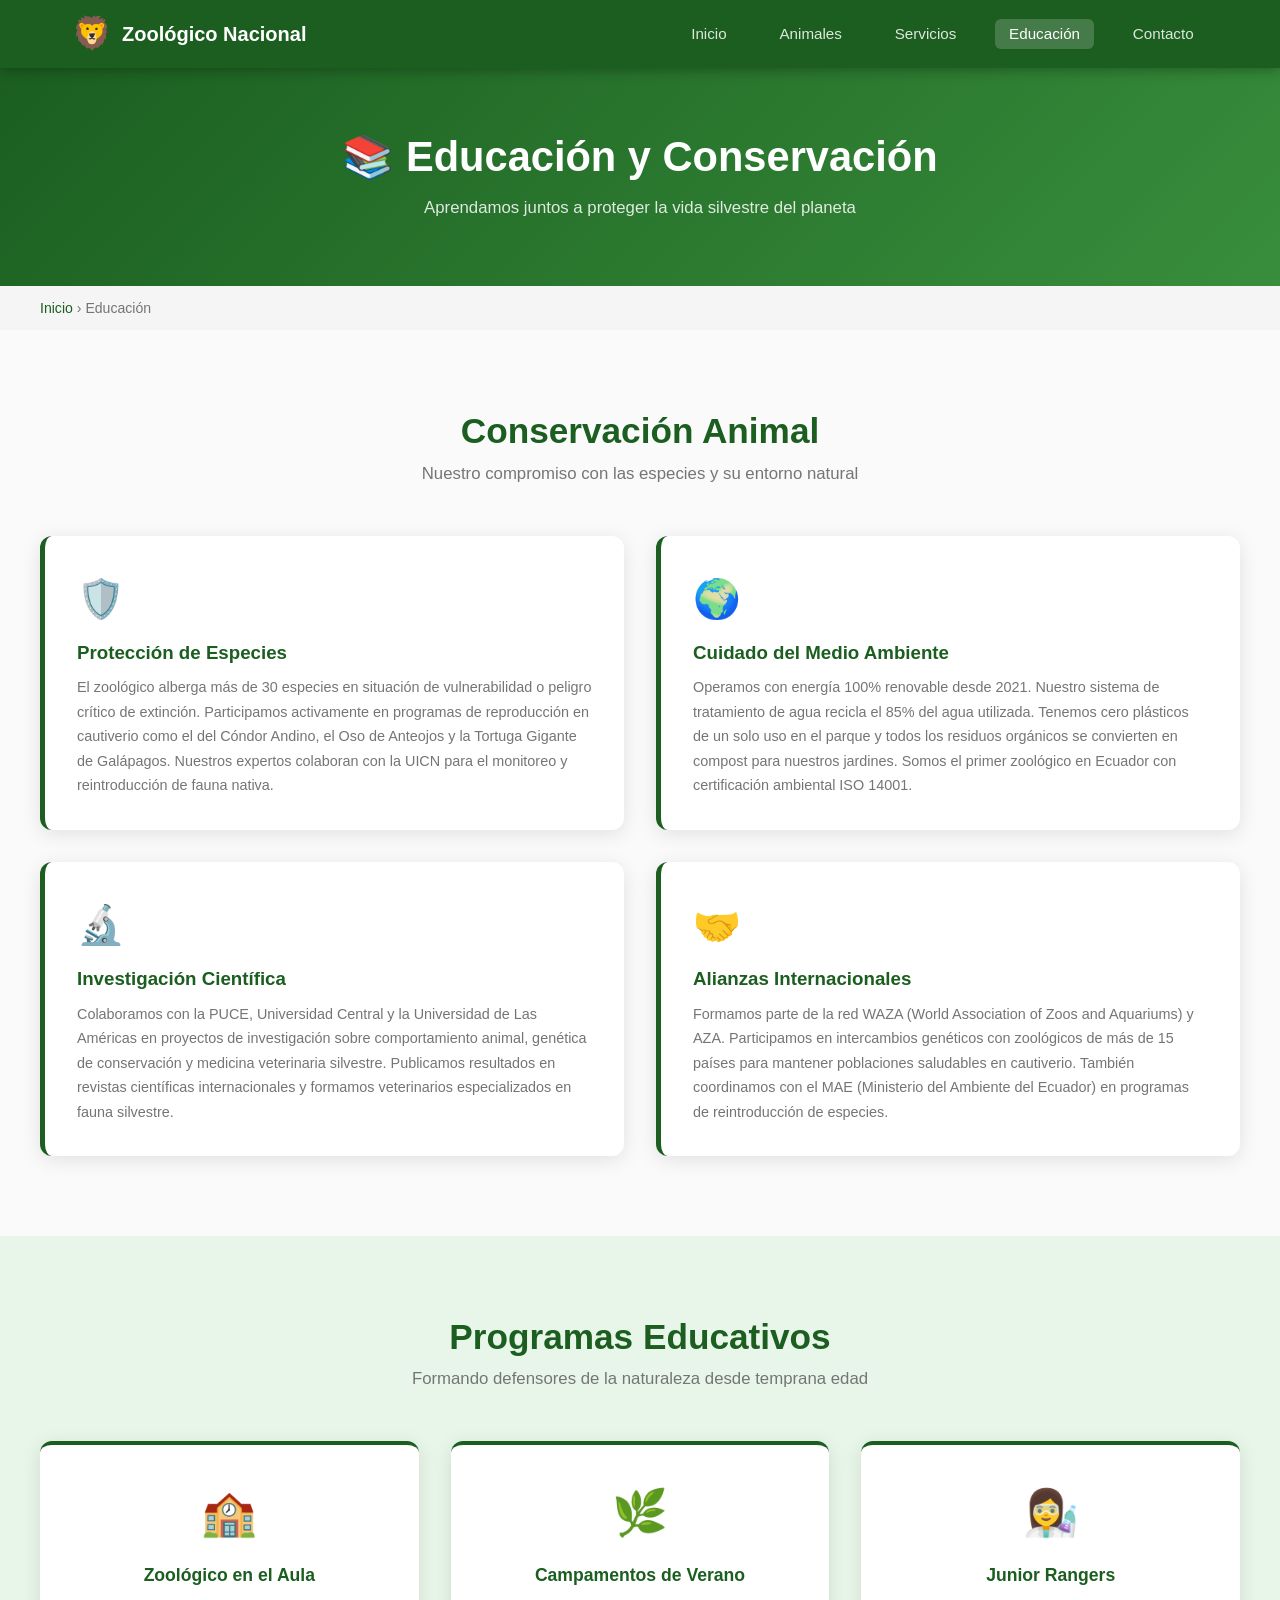
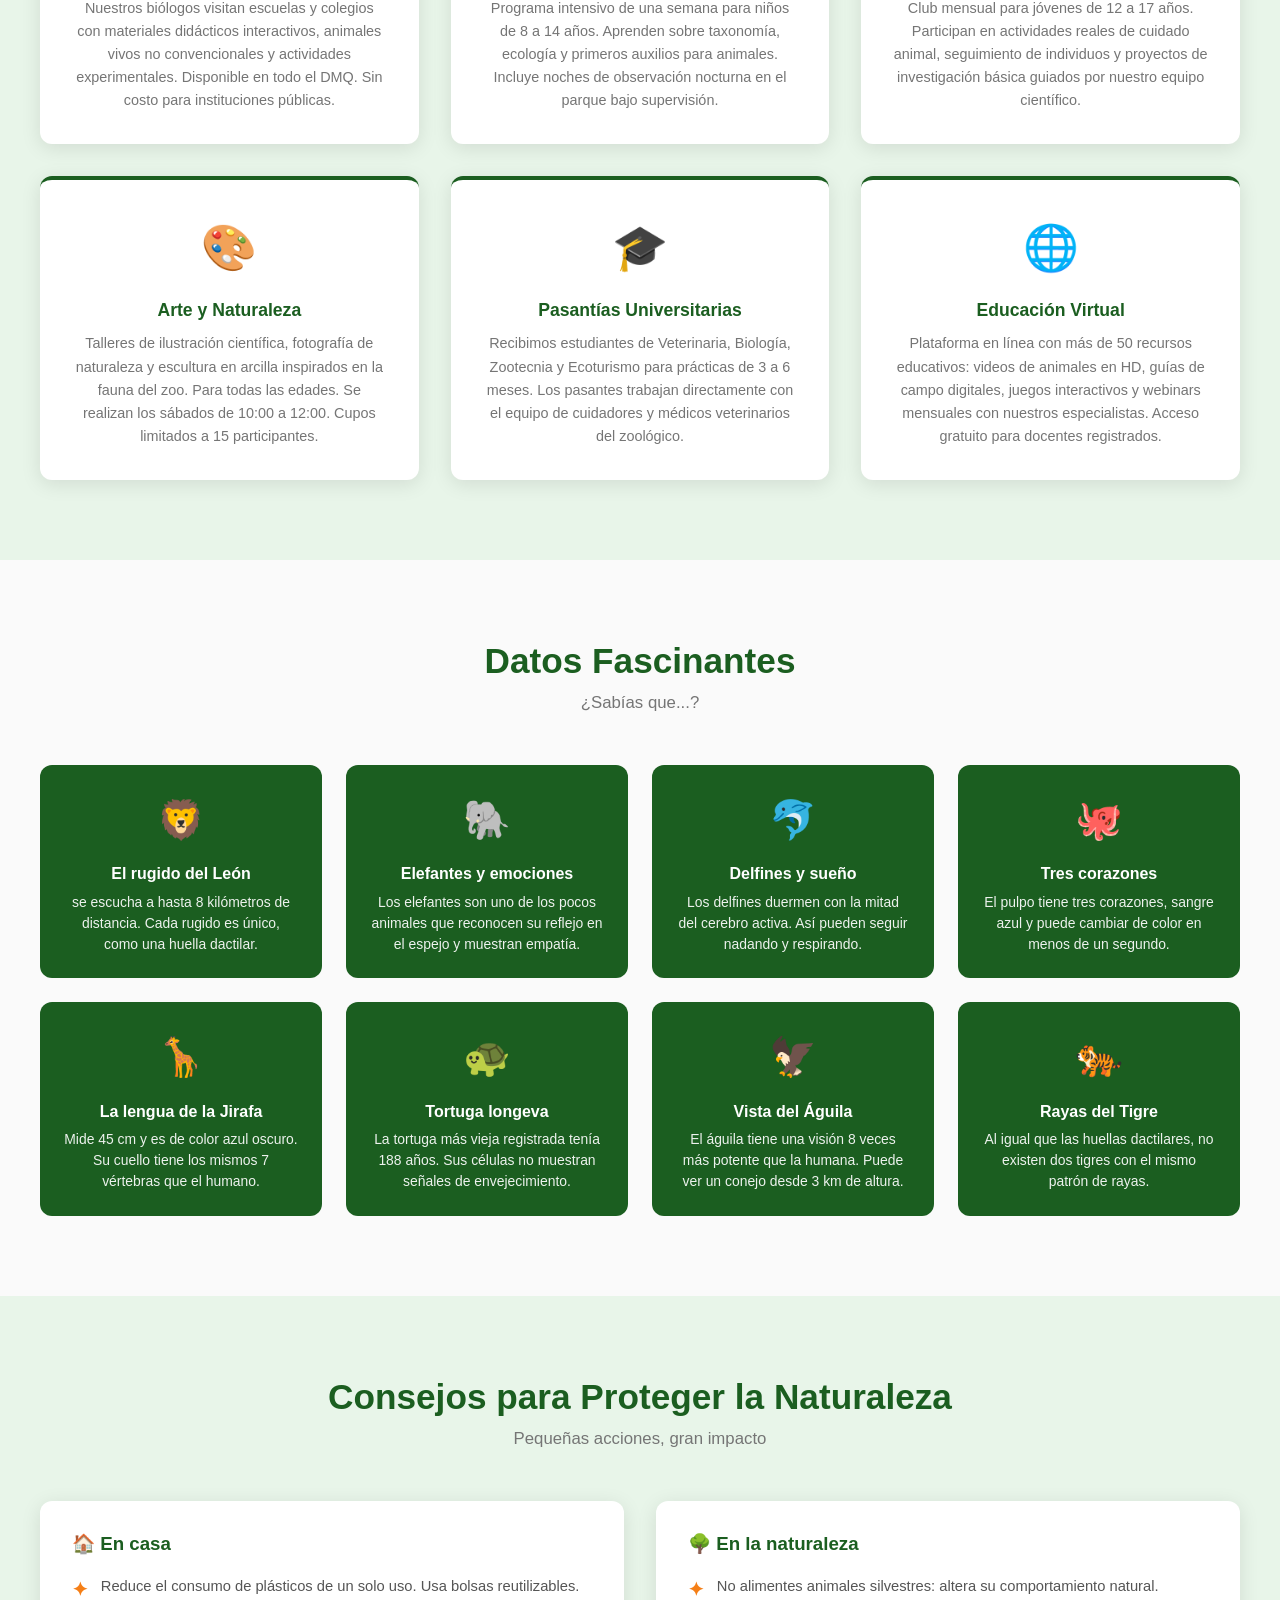
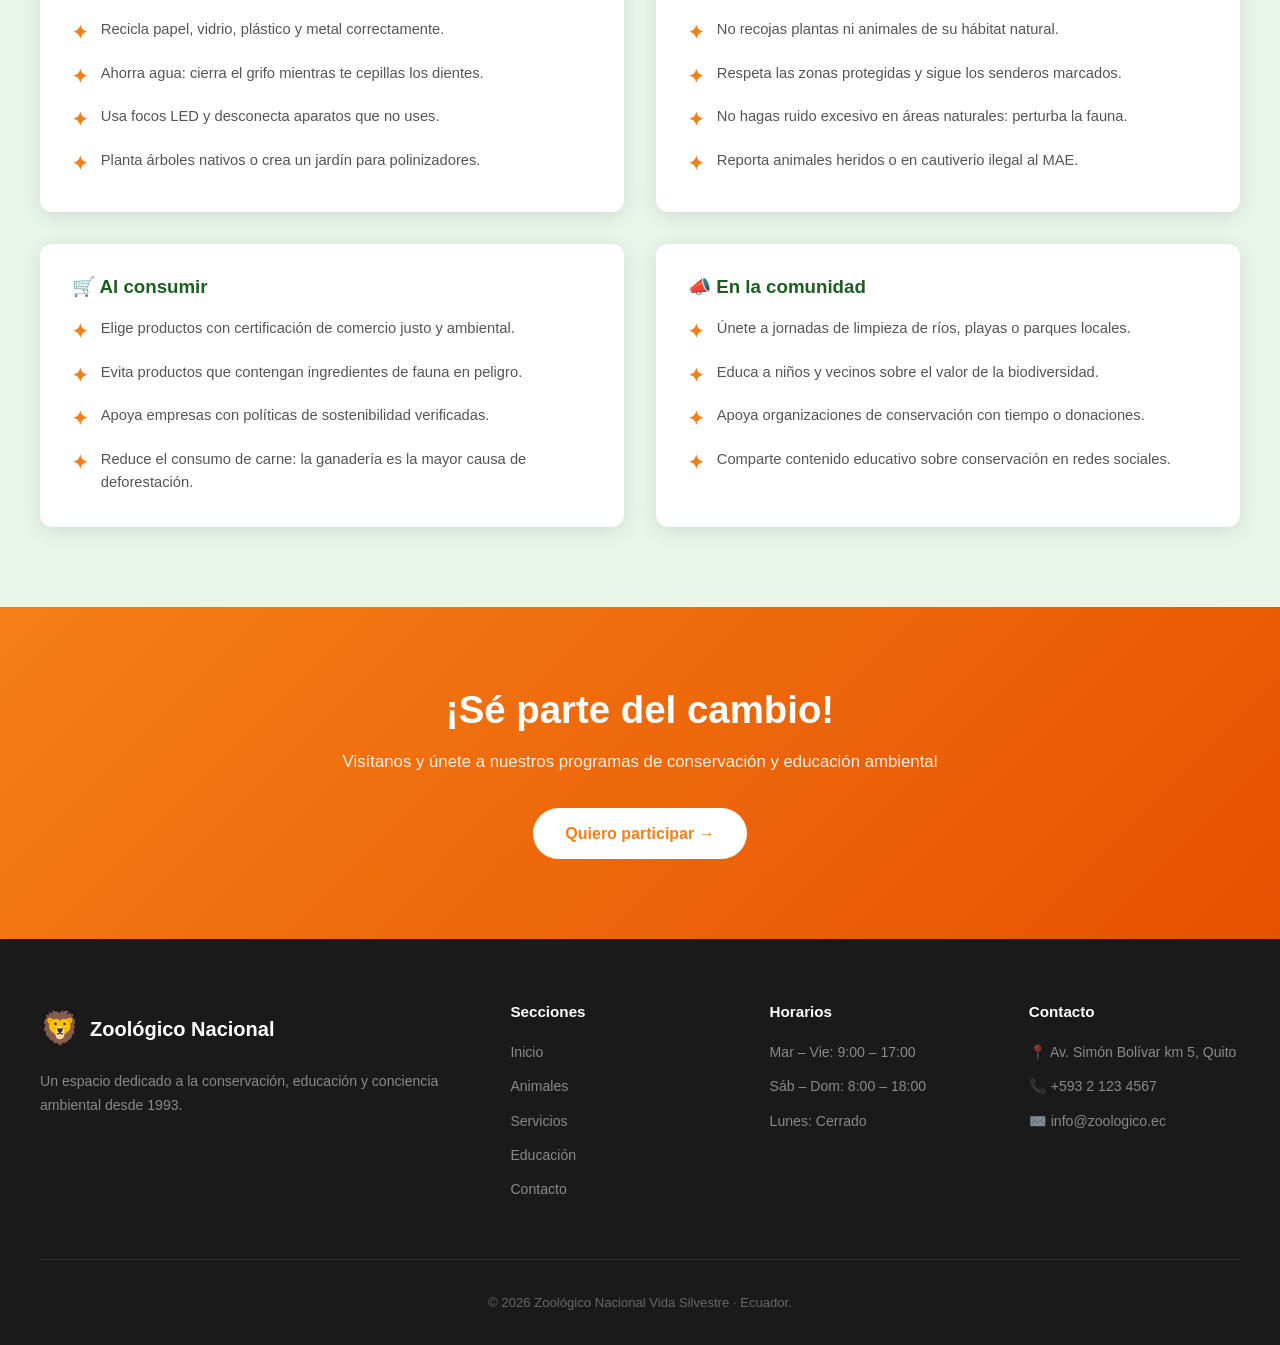
<file: educacion.html>
<!DOCTYPE html>
<html lang="es">
<head>
  <meta charset="UTF-8">
  <meta name="viewport" content="width=device-width, initial-scale=1.0">
  <title>Educación – Zoológico Nacional Vida Silvestre</title>
  <link rel="stylesheet" href="css/styles.css">
</head>
<body>

  <header>
    <nav>
      <div class="logo">
        <span class="logo-icon">🦁</span>
        <span>Zoológico Nacional</span>
      </div>
      <ul class="nav-links">
        <li><a href="index.html">Inicio</a></li>
        <li><a href="animales.html">Animales</a></li>
        <li><a href="servicios.html">Servicios</a></li>
        <li><a href="educacion.html" class="active">Educación</a></li>
        <li><a href="contacto.html">Contacto</a></li>
      </ul>
    </nav>
  </header>

  <div class="page-banner">
    <h1>📚 Educación y Conservación</h1>
    <p>Aprendamos juntos a proteger la vida silvestre del planeta</p>
  </div>

  <div class="breadcrumb">
    <div class="breadcrumb-inner"><a href="index.html">Inicio</a> › Educación</div>
  </div>

  <!-- ── Conservación animal ── -->
  <section>
    <div class="container">
      <h2 class="section-title">Conservación Animal</h2>
      <p class="section-subtitle">Nuestro compromiso con las especies y su entorno natural</p>

      <div class="grid-2">

        <div class="edu-card">
          <div class="edu-icon">🛡️</div>
          <h3>Protección de Especies</h3>
          <p>
            El zoológico alberga más de 30 especies en situación de vulnerabilidad o peligro crítico
            de extinción. Participamos activamente en programas de reproducción en cautiverio como
            el del Cóndor Andino, el Oso de Anteojos y la Tortuga Gigante de Galápagos.
            Nuestros expertos colaboran con la UICN para el monitoreo y reintroducción de fauna nativa.
          </p>
        </div>

        <div class="edu-card">
          <div class="edu-icon">🌍</div>
          <h3>Cuidado del Medio Ambiente</h3>
          <p>
            Operamos con energía 100% renovable desde 2021. Nuestro sistema de tratamiento de agua
            recicla el 85% del agua utilizada. Tenemos cero plásticos de un solo uso en el parque
            y todos los residuos orgánicos se convierten en compost para nuestros jardines.
            Somos el primer zoológico en Ecuador con certificación ambiental ISO 14001.
          </p>
        </div>

        <div class="edu-card">
          <div class="edu-icon">🔬</div>
          <h3>Investigación Científica</h3>
          <p>
            Colaboramos con la PUCE, Universidad Central y la Universidad de Las Américas en
            proyectos de investigación sobre comportamiento animal, genética de conservación
            y medicina veterinaria silvestre. Publicamos resultados en revistas científicas
            internacionales y formamos veterinarios especializados en fauna silvestre.
          </p>
        </div>

        <div class="edu-card">
          <div class="edu-icon">🤝</div>
          <h3>Alianzas Internacionales</h3>
          <p>
            Formamos parte de la red WAZA (World Association of Zoos and Aquariums) y AZA.
            Participamos en intercambios genéticos con zoológicos de más de 15 países para
            mantener poblaciones saludables en cautiverio. También coordinamos con el MAE
            (Ministerio del Ambiente del Ecuador) en programas de reintroducción de especies.
          </p>
        </div>

      </div>
    </div>
  </section>

  <!-- ── Programas Educativos ── -->
  <section style="background:var(--light-green);">
    <div class="container">
      <h2 class="section-title">Programas Educativos</h2>
      <p class="section-subtitle">Formando defensores de la naturaleza desde temprana edad</p>

      <div class="grid-3">

        <div class="service-card">
          <div class="service-icon">🏫</div>
          <h3>Zoológico en el Aula</h3>
          <p>
            Nuestros biólogos visitan escuelas y colegios con materiales didácticos interactivos,
            animales vivos no convencionales y actividades experimentales. Disponible en todo el DMQ.
            Sin costo para instituciones públicas.
          </p>
        </div>

        <div class="service-card">
          <div class="service-icon">🌿</div>
          <h3>Campamentos de Verano</h3>
          <p>
            Programa intensivo de una semana para niños de 8 a 14 años. Aprenden sobre
            taxonomía, ecología y primeros auxilios para animales. Incluye noches de observación
            nocturna en el parque bajo supervisión.
          </p>
        </div>

        <div class="service-card">
          <div class="service-icon">👩‍🔬</div>
          <h3>Junior Rangers</h3>
          <p>
            Club mensual para jóvenes de 12 a 17 años. Participan en actividades reales de
            cuidado animal, seguimiento de individuos y proyectos de investigación básica
            guiados por nuestro equipo científico.
          </p>
        </div>

        <div class="service-card">
          <div class="service-icon">🎨</div>
          <h3>Arte y Naturaleza</h3>
          <p>
            Talleres de ilustración científica, fotografía de naturaleza y escultura en arcilla
            inspirados en la fauna del zoo. Para todas las edades. Se realizan los sábados de
            10:00 a 12:00. Cupos limitados a 15 participantes.
          </p>
        </div>

        <div class="service-card">
          <div class="service-icon">🎓</div>
          <h3>Pasantías Universitarias</h3>
          <p>
            Recibimos estudiantes de Veterinaria, Biología, Zootecnia y Ecoturismo para
            prácticas de 3 a 6 meses. Los pasantes trabajan directamente con el equipo de
            cuidadores y médicos veterinarios del zoológico.
          </p>
        </div>

        <div class="service-card">
          <div class="service-icon">🌐</div>
          <h3>Educación Virtual</h3>
          <p>
            Plataforma en línea con más de 50 recursos educativos: videos de animales en HD,
            guías de campo digitales, juegos interactivos y webinars mensuales con nuestros
            especialistas. Acceso gratuito para docentes registrados.
          </p>
        </div>

      </div>
    </div>
  </section>

  <!-- ── Datos interesantes ── -->
  <section>
    <div class="container">
      <h2 class="section-title">Datos Fascinantes</h2>
      <p class="section-subtitle">¿Sabías que...?</p>

      <div class="grid-4">
        <div class="fact-card">
          <div class="fact-emoji">🦁</div>
          <strong>El rugido del León</strong>
          <p>se escucha a hasta 8 kilómetros de distancia. Cada rugido es único, como una huella dactilar.</p>
        </div>
        <div class="fact-card">
          <div class="fact-emoji">🐘</div>
          <strong>Elefantes y emociones</strong>
          <p>Los elefantes son uno de los pocos animales que reconocen su reflejo en el espejo y muestran empatía.</p>
        </div>
        <div class="fact-card">
          <div class="fact-emoji">🐬</div>
          <strong>Delfines y sueño</strong>
          <p>Los delfines duermen con la mitad del cerebro activa. Así pueden seguir nadando y respirando.</p>
        </div>
        <div class="fact-card">
          <div class="fact-emoji">🐙</div>
          <strong>Tres corazones</strong>
          <p>El pulpo tiene tres corazones, sangre azul y puede cambiar de color en menos de un segundo.</p>
        </div>
        <div class="fact-card">
          <div class="fact-emoji">🦒</div>
          <strong>La lengua de la Jirafa</strong>
          <p>Mide 45 cm y es de color azul oscuro. Su cuello tiene los mismos 7 vértebras que el humano.</p>
        </div>
        <div class="fact-card">
          <div class="fact-emoji">🐢</div>
          <strong>Tortuga longeva</strong>
          <p>La tortuga más vieja registrada tenía 188 años. Sus células no muestran señales de envejecimiento.</p>
        </div>
        <div class="fact-card">
          <div class="fact-emoji">🦅</div>
          <strong>Vista del Águila</strong>
          <p>El águila tiene una visión 8 veces más potente que la humana. Puede ver un conejo desde 3 km de altura.</p>
        </div>
        <div class="fact-card">
          <div class="fact-emoji">🐅</div>
          <strong>Rayas del Tigre</strong>
          <p>Al igual que las huellas dactilares, no existen dos tigres con el mismo patrón de rayas.</p>
        </div>
      </div>
    </div>
  </section>

  <!-- ── Consejos para proteger la naturaleza ── -->
  <section style="background:var(--light-green);">
    <div class="container">
      <h2 class="section-title">Consejos para Proteger la Naturaleza</h2>
      <p class="section-subtitle">Pequeñas acciones, gran impacto</p>

      <div class="grid-2">

        <div style="background:white;border-radius:var(--radius);padding:2rem;box-shadow:var(--shadow);">
          <h3 style="color:var(--primary);margin-bottom:1.2rem;display:flex;align-items:center;gap:0.5rem;">🏠 En casa</h3>
          <ul style="list-style:none;display:flex;flex-direction:column;gap:0.8rem;">
            <li style="display:flex;gap:0.8rem;align-items:flex-start;color:#555;font-size:0.92rem;"><span style="color:var(--secondary);font-weight:700;font-size:1.2rem;">✦</span> Reduce el consumo de plásticos de un solo uso. Usa bolsas reutilizables.</li>
            <li style="display:flex;gap:0.8rem;align-items:flex-start;color:#555;font-size:0.92rem;"><span style="color:var(--secondary);font-weight:700;font-size:1.2rem;">✦</span> Recicla papel, vidrio, plástico y metal correctamente.</li>
            <li style="display:flex;gap:0.8rem;align-items:flex-start;color:#555;font-size:0.92rem;"><span style="color:var(--secondary);font-weight:700;font-size:1.2rem;">✦</span> Ahorra agua: cierra el grifo mientras te cepillas los dientes.</li>
            <li style="display:flex;gap:0.8rem;align-items:flex-start;color:#555;font-size:0.92rem;"><span style="color:var(--secondary);font-weight:700;font-size:1.2rem;">✦</span> Usa focos LED y desconecta aparatos que no uses.</li>
            <li style="display:flex;gap:0.8rem;align-items:flex-start;color:#555;font-size:0.92rem;"><span style="color:var(--secondary);font-weight:700;font-size:1.2rem;">✦</span> Planta árboles nativos o crea un jardín para polinizadores.</li>
          </ul>
        </div>

        <div style="background:white;border-radius:var(--radius);padding:2rem;box-shadow:var(--shadow);">
          <h3 style="color:var(--primary);margin-bottom:1.2rem;display:flex;align-items:center;gap:0.5rem;">🌳 En la naturaleza</h3>
          <ul style="list-style:none;display:flex;flex-direction:column;gap:0.8rem;">
            <li style="display:flex;gap:0.8rem;align-items:flex-start;color:#555;font-size:0.92rem;"><span style="color:var(--secondary);font-weight:700;font-size:1.2rem;">✦</span> No alimentes animales silvestres: altera su comportamiento natural.</li>
            <li style="display:flex;gap:0.8rem;align-items:flex-start;color:#555;font-size:0.92rem;"><span style="color:var(--secondary);font-weight:700;font-size:1.2rem;">✦</span> No recojas plantas ni animales de su hábitat natural.</li>
            <li style="display:flex;gap:0.8rem;align-items:flex-start;color:#555;font-size:0.92rem;"><span style="color:var(--secondary);font-weight:700;font-size:1.2rem;">✦</span> Respeta las zonas protegidas y sigue los senderos marcados.</li>
            <li style="display:flex;gap:0.8rem;align-items:flex-start;color:#555;font-size:0.92rem;"><span style="color:var(--secondary);font-weight:700;font-size:1.2rem;">✦</span> No hagas ruido excesivo en áreas naturales: perturba la fauna.</li>
            <li style="display:flex;gap:0.8rem;align-items:flex-start;color:#555;font-size:0.92rem;"><span style="color:var(--secondary);font-weight:700;font-size:1.2rem;">✦</span> Reporta animales heridos o en cautiverio ilegal al MAE.</li>
          </ul>
        </div>

        <div style="background:white;border-radius:var(--radius);padding:2rem;box-shadow:var(--shadow);">
          <h3 style="color:var(--primary);margin-bottom:1.2rem;display:flex;align-items:center;gap:0.5rem;">🛒 Al consumir</h3>
          <ul style="list-style:none;display:flex;flex-direction:column;gap:0.8rem;">
            <li style="display:flex;gap:0.8rem;align-items:flex-start;color:#555;font-size:0.92rem;"><span style="color:var(--secondary);font-weight:700;font-size:1.2rem;">✦</span> Elige productos con certificación de comercio justo y ambiental.</li>
            <li style="display:flex;gap:0.8rem;align-items:flex-start;color:#555;font-size:0.92rem;"><span style="color:var(--secondary);font-weight:700;font-size:1.2rem;">✦</span> Evita productos que contengan ingredientes de fauna en peligro.</li>
            <li style="display:flex;gap:0.8rem;align-items:flex-start;color:#555;font-size:0.92rem;"><span style="color:var(--secondary);font-weight:700;font-size:1.2rem;">✦</span> Apoya empresas con políticas de sostenibilidad verificadas.</li>
            <li style="display:flex;gap:0.8rem;align-items:flex-start;color:#555;font-size:0.92rem;"><span style="color:var(--secondary);font-weight:700;font-size:1.2rem;">✦</span> Reduce el consumo de carne: la ganadería es la mayor causa de deforestación.</li>
          </ul>
        </div>

        <div style="background:white;border-radius:var(--radius);padding:2rem;box-shadow:var(--shadow);">
          <h3 style="color:var(--primary);margin-bottom:1.2rem;display:flex;align-items:center;gap:0.5rem;">📣 En la comunidad</h3>
          <ul style="list-style:none;display:flex;flex-direction:column;gap:0.8rem;">
            <li style="display:flex;gap:0.8rem;align-items:flex-start;color:#555;font-size:0.92rem;"><span style="color:var(--secondary);font-weight:700;font-size:1.2rem;">✦</span> Únete a jornadas de limpieza de ríos, playas o parques locales.</li>
            <li style="display:flex;gap:0.8rem;align-items:flex-start;color:#555;font-size:0.92rem;"><span style="color:var(--secondary);font-weight:700;font-size:1.2rem;">✦</span> Educa a niños y vecinos sobre el valor de la biodiversidad.</li>
            <li style="display:flex;gap:0.8rem;align-items:flex-start;color:#555;font-size:0.92rem;"><span style="color:var(--secondary);font-weight:700;font-size:1.2rem;">✦</span> Apoya organizaciones de conservación con tiempo o donaciones.</li>
            <li style="display:flex;gap:0.8rem;align-items:flex-start;color:#555;font-size:0.92rem;"><span style="color:var(--secondary);font-weight:700;font-size:1.2rem;">✦</span> Comparte contenido educativo sobre conservación en redes sociales.</li>
          </ul>
        </div>

      </div>
    </div>
  </section>

  <section class="cta-section">
    <div class="container">
      <h2>¡Sé parte del cambio!</h2>
      <p>Visítanos y únete a nuestros programas de conservación y educación ambiental</p>
      <a href="contacto.html" class="btn btn-white">Quiero participar →</a>
    </div>
  </section>

  <footer>
    <div class="footer-grid">
      <div class="footer-brand">
        <div class="logo"><span class="logo-icon">🦁</span><span>Zoológico Nacional</span></div>
        <p>Un espacio dedicado a la conservación, educación y conciencia ambiental desde 1993.</p>
      </div>
      <div class="footer-col">
        <h4>Secciones</h4>
        <ul>
          <li><a href="index.html">Inicio</a></li>
          <li><a href="animales.html">Animales</a></li>
          <li><a href="servicios.html">Servicios</a></li>
          <li><a href="educacion.html">Educación</a></li>
          <li><a href="contacto.html">Contacto</a></li>
        </ul>
      </div>
      <div class="footer-col">
        <h4>Horarios</h4>
        <ul>
          <li><a href="#">Mar – Vie: 9:00 – 17:00</a></li>
          <li><a href="#">Sáb – Dom: 8:00 – 18:00</a></li>
          <li><a href="#">Lunes: Cerrado</a></li>
        </ul>
      </div>
      <div class="footer-col">
        <h4>Contacto</h4>
        <ul>
          <li><a href="#">📍 Av. Simón Bolívar km 5, Quito</a></li>
          <li><a href="#">📞 +593 2 123 4567</a></li>
          <li><a href="#">✉️ info@zoologico.ec</a></li>
        </ul>
      </div>
    </div>
    <div class="footer-bottom">
      <p>&copy; 2026 Zoológico Nacional Vida Silvestre · Ecuador.</p>
    </div>
  </footer>

</body>
</html>
</file>
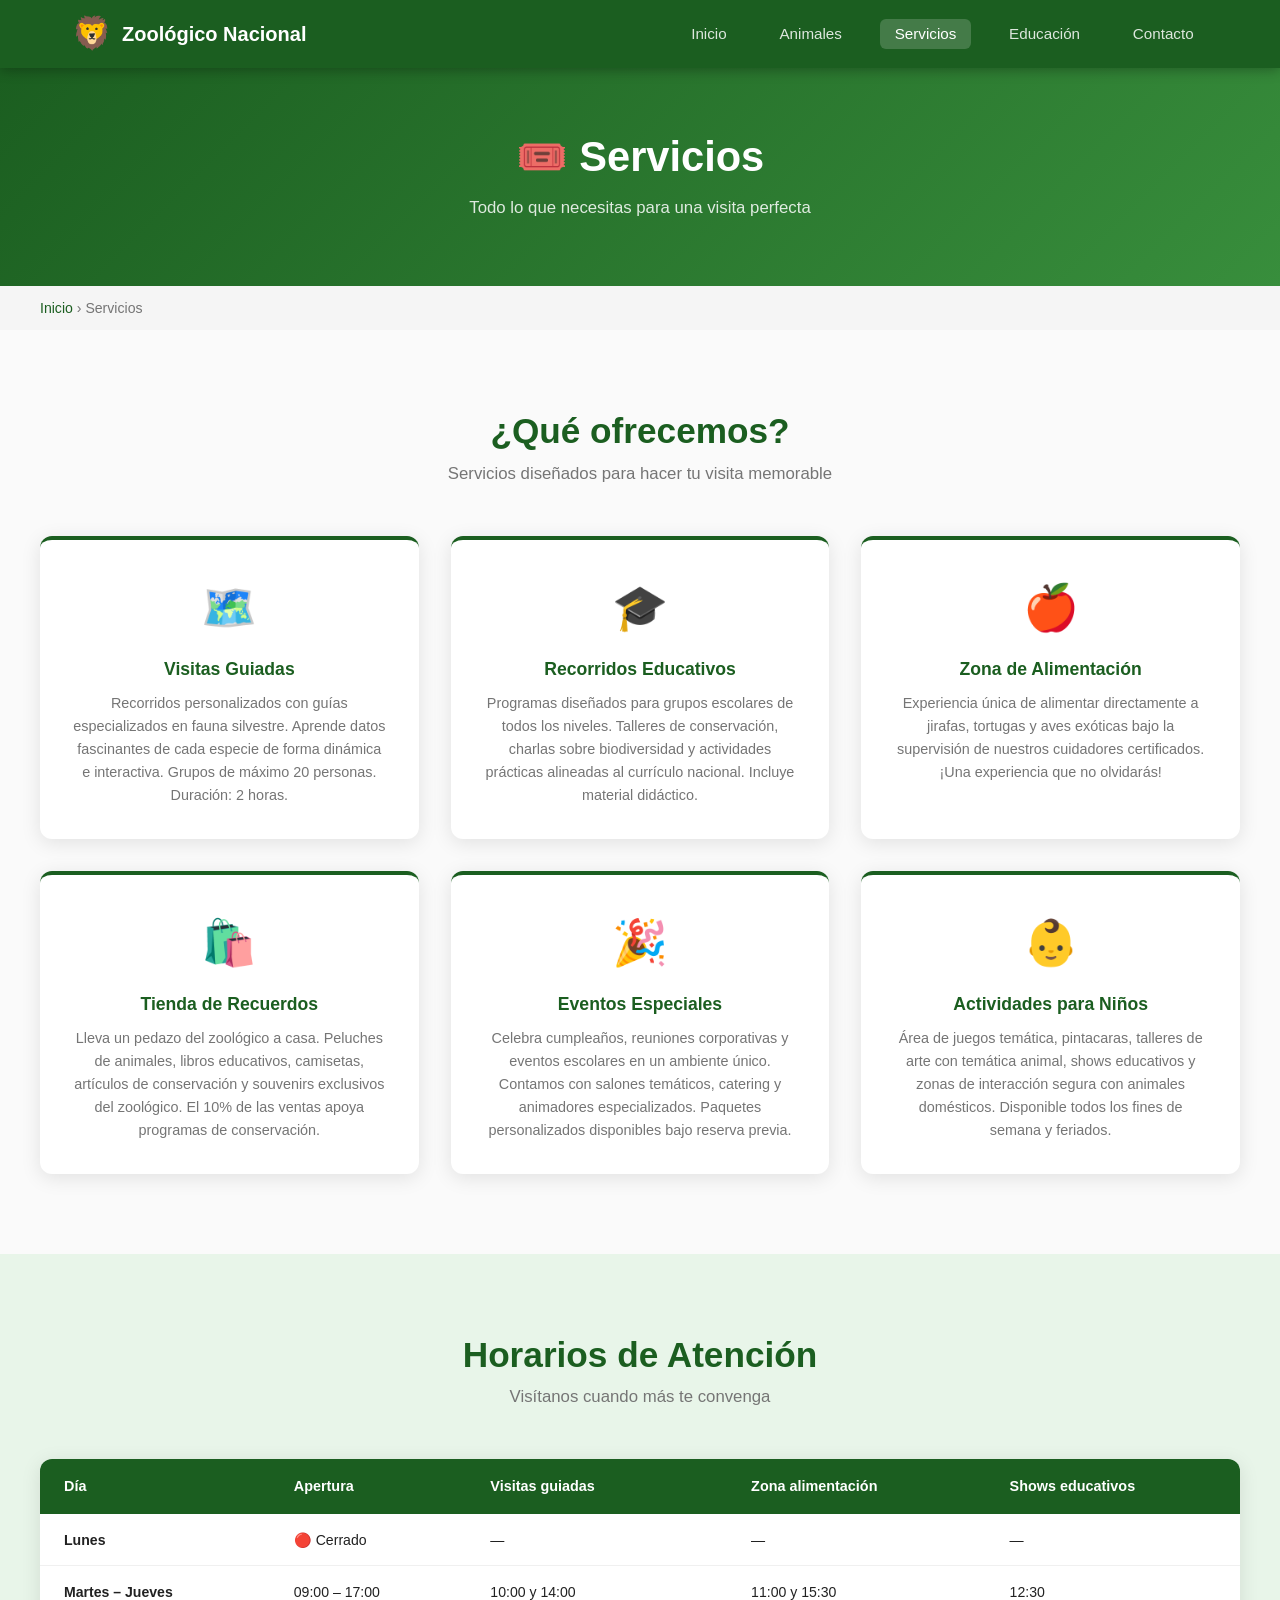
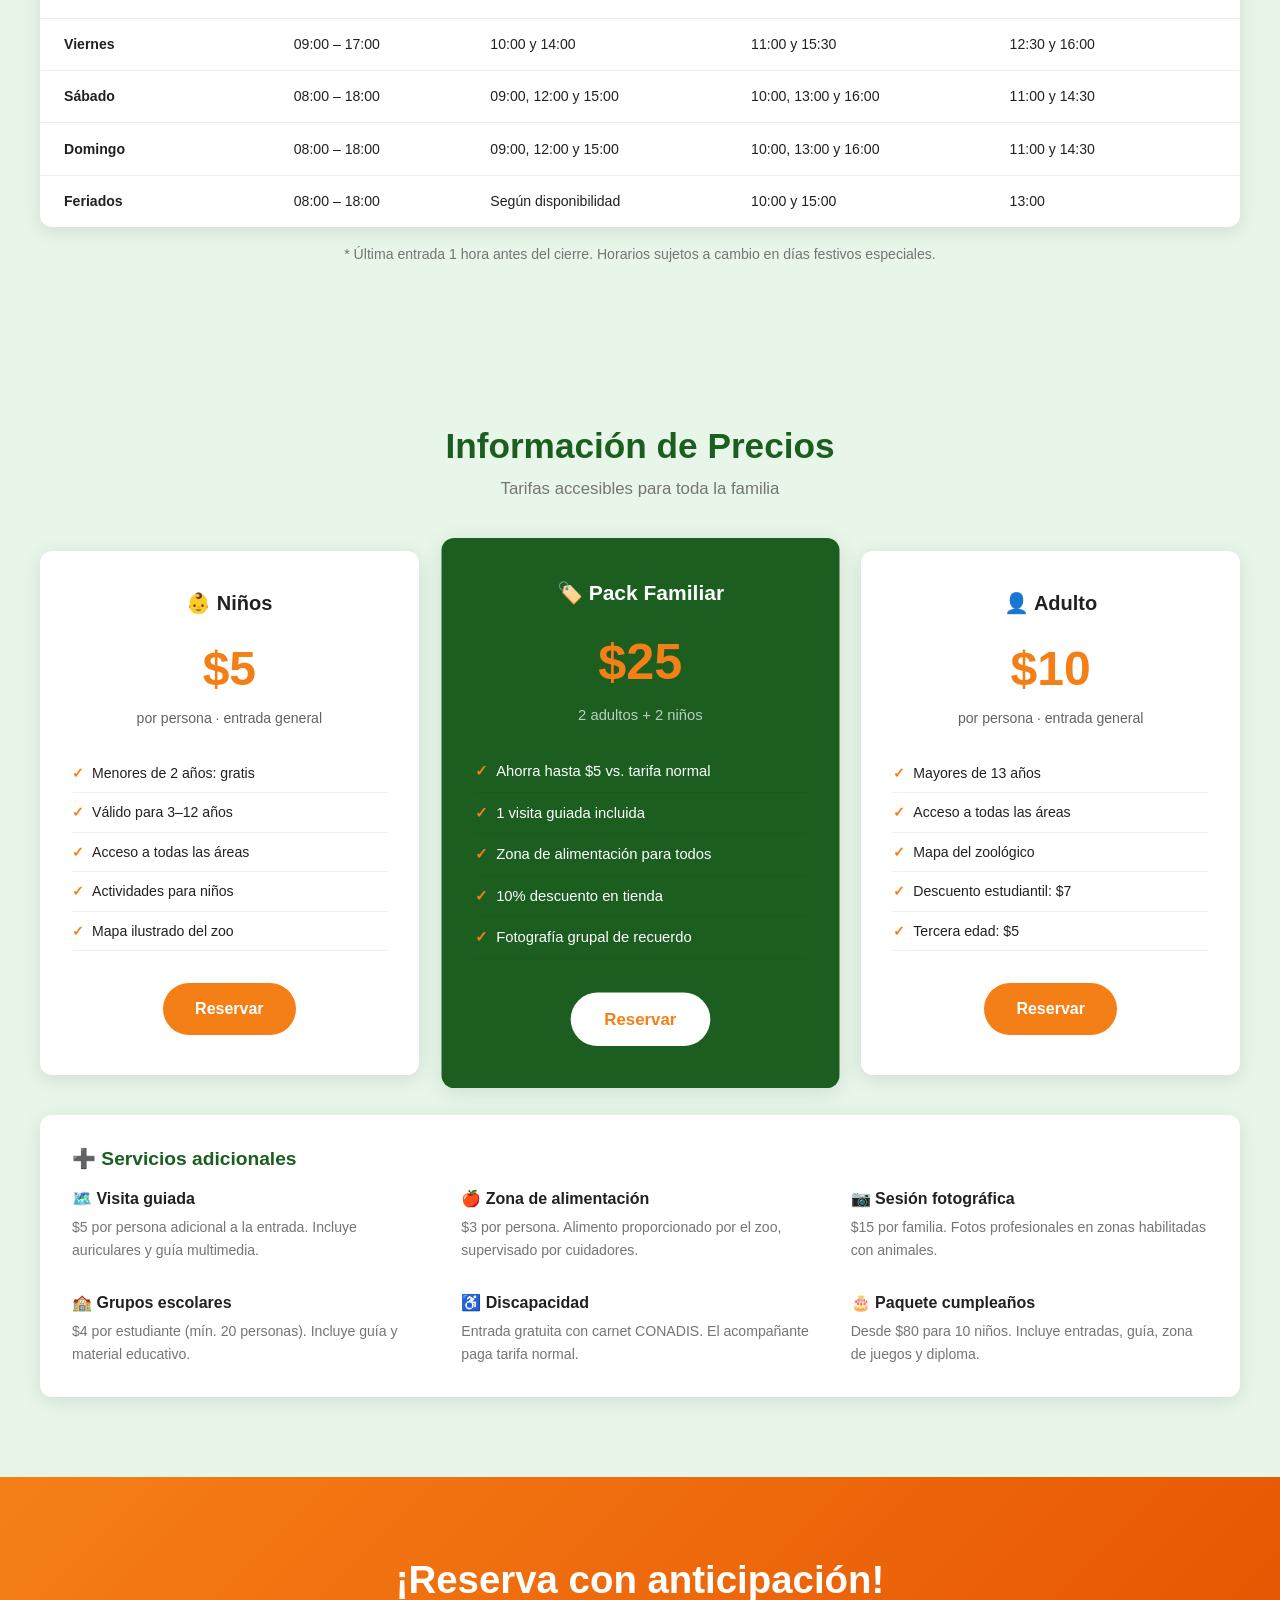
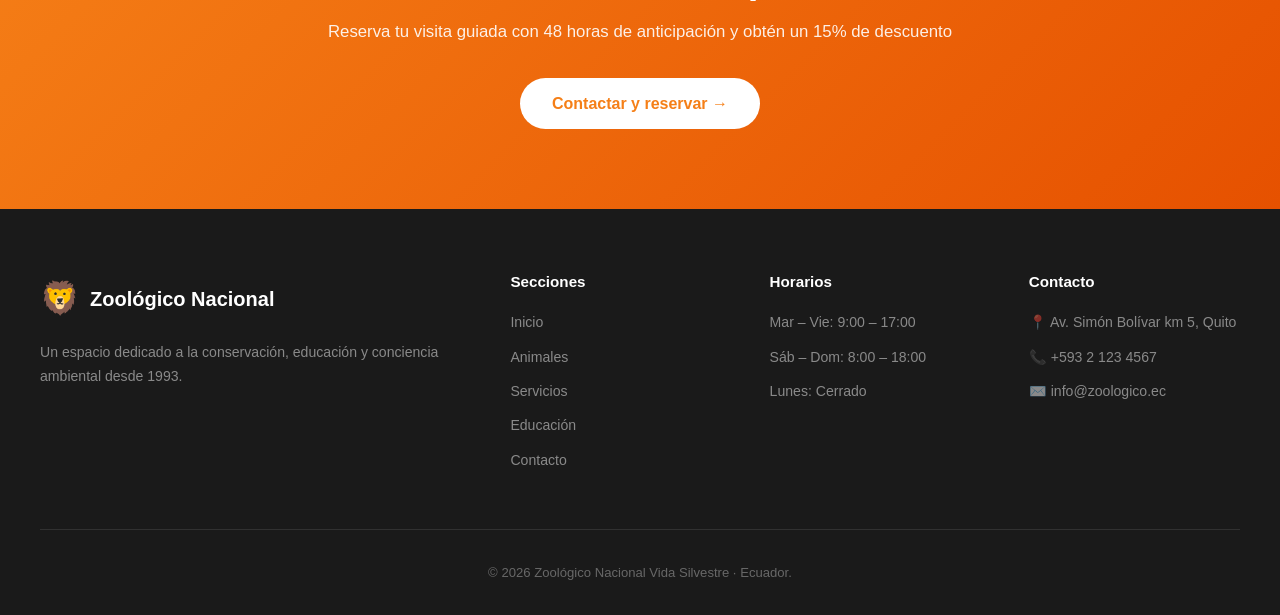
<file: servicios.html>
<!DOCTYPE html>
<html lang="es">
<head>
  <meta charset="UTF-8">
  <meta name="viewport" content="width=device-width, initial-scale=1.0">
  <title>Servicios – Zoológico Nacional Vida Silvestre</title>
  <link rel="stylesheet" href="css/styles.css">
</head>
<body>

  <header>
    <nav>
      <div class="logo">
        <span class="logo-icon">🦁</span>
        <span>Zoológico Nacional</span>
      </div>
      <ul class="nav-links">
        <li><a href="index.html">Inicio</a></li>
        <li><a href="animales.html">Animales</a></li>
        <li><a href="servicios.html" class="active">Servicios</a></li>
        <li><a href="educacion.html">Educación</a></li>
        <li><a href="contacto.html">Contacto</a></li>
      </ul>
    </nav>
  </header>

  <div class="page-banner">
    <h1>🎟️ Servicios</h1>
    <p>Todo lo que necesitas para una visita perfecta</p>
  </div>

  <div class="breadcrumb">
    <div class="breadcrumb-inner"><a href="index.html">Inicio</a> › Servicios</div>
  </div>

  <!-- ── Servicios principales ── -->
  <section>
    <div class="container">
      <h2 class="section-title">¿Qué ofrecemos?</h2>
      <p class="section-subtitle">Servicios diseñados para hacer tu visita memorable</p>

      <div class="grid-3">

        <div class="service-card">
          <div class="service-icon">🗺️</div>
          <h3>Visitas Guiadas</h3>
          <p>
            Recorridos personalizados con guías especializados en fauna silvestre.
            Aprende datos fascinantes de cada especie de forma dinámica e interactiva.
            Grupos de máximo 20 personas. Duración: 2 horas.
          </p>
        </div>

        <div class="service-card">
          <div class="service-icon">🎓</div>
          <h3>Recorridos Educativos</h3>
          <p>
            Programas diseñados para grupos escolares de todos los niveles.
            Talleres de conservación, charlas sobre biodiversidad y actividades prácticas
            alineadas al currículo nacional. Incluye material didáctico.
          </p>
        </div>

        <div class="service-card">
          <div class="service-icon">🍎</div>
          <h3>Zona de Alimentación</h3>
          <p>
            Experiencia única de alimentar directamente a jirafas, tortugas y aves exóticas
            bajo la supervisión de nuestros cuidadores certificados. ¡Una experiencia que no olvidarás!
          </p>
        </div>

        <div class="service-card">
          <div class="service-icon">🛍️</div>
          <h3>Tienda de Recuerdos</h3>
          <p>
            Lleva un pedazo del zoológico a casa. Peluches de animales, libros educativos,
            camisetas, artículos de conservación y souvenirs exclusivos del zoológico.
            El 10% de las ventas apoya programas de conservación.
          </p>
        </div>

        <div class="service-card">
          <div class="service-icon">🎉</div>
          <h3>Eventos Especiales</h3>
          <p>
            Celebra cumpleaños, reuniones corporativas y eventos escolares en un ambiente único.
            Contamos con salones temáticos, catering y animadores especializados.
            Paquetes personalizados disponibles bajo reserva previa.
          </p>
        </div>

        <div class="service-card">
          <div class="service-icon">👶</div>
          <h3>Actividades para Niños</h3>
          <p>
            Área de juegos temática, pintacaras, talleres de arte con temática animal,
            shows educativos y zonas de interacción segura con animales domésticos.
            Disponible todos los fines de semana y feriados.
          </p>
        </div>

      </div>
    </div>
  </section>

  <!-- ── Horarios de Atención ── -->
  <section style="background:var(--light-green);">
    <div class="container">
      <h2 class="section-title">Horarios de Atención</h2>
      <p class="section-subtitle">Visítanos cuando más te convenga</p>

      <table class="schedule-table">
        <thead>
          <tr>
            <th>Día</th>
            <th>Apertura</th>
            <th>Visitas guiadas</th>
            <th>Zona alimentación</th>
            <th>Shows educativos</th>
          </tr>
        </thead>
        <tbody>
          <tr>
            <td><strong>Lunes</strong></td>
            <td>🔴 Cerrado</td>
            <td>—</td><td>—</td><td>—</td>
          </tr>
          <tr>
            <td><strong>Martes – Jueves</strong></td>
            <td>09:00 – 17:00</td>
            <td>10:00 y 14:00</td>
            <td>11:00 y 15:30</td>
            <td>12:30</td>
          </tr>
          <tr>
            <td><strong>Viernes</strong></td>
            <td>09:00 – 17:00</td>
            <td>10:00 y 14:00</td>
            <td>11:00 y 15:30</td>
            <td>12:30 y 16:00</td>
          </tr>
          <tr>
            <td><strong>Sábado</strong></td>
            <td>08:00 – 18:00</td>
            <td>09:00, 12:00 y 15:00</td>
            <td>10:00, 13:00 y 16:00</td>
            <td>11:00 y 14:30</td>
          </tr>
          <tr>
            <td><strong>Domingo</strong></td>
            <td>08:00 – 18:00</td>
            <td>09:00, 12:00 y 15:00</td>
            <td>10:00, 13:00 y 16:00</td>
            <td>11:00 y 14:30</td>
          </tr>
          <tr>
            <td><strong>Feriados</strong></td>
            <td>08:00 – 18:00</td>
            <td>Según disponibilidad</td>
            <td>10:00 y 15:00</td>
            <td>13:00</td>
          </tr>
        </tbody>
      </table>

      <p style="text-align:center;color:var(--gray);font-size:0.88rem;margin-top:1rem;">
        * Última entrada 1 hora antes del cierre. Horarios sujetos a cambio en días festivos especiales.
      </p>
    </div>
  </section>

  <!-- ── Información de Precios ── -->
  <section class="pricing-section">
    <div class="container">
      <h2 class="section-title">Información de Precios</h2>
      <p class="section-subtitle">Tarifas accesibles para toda la familia</p>

      <div class="pricing-grid">

        <div class="price-card">
          <h3>👶 Niños</h3>
          <div class="price-amount">$5</div>
          <div class="price-period">por persona · entrada general</div>
          <ul class="price-features">
            <li>Menores de 2 años: gratis</li>
            <li>Válido para 3–12 años</li>
            <li>Acceso a todas las áreas</li>
            <li>Actividades para niños</li>
            <li>Mapa ilustrado del zoo</li>
          </ul>
          <a href="contacto.html" class="btn btn-primary">Reservar</a>
        </div>

        <div class="price-card featured">
          <h3>🏷️ Pack Familiar</h3>
          <div class="price-amount">$25</div>
          <div class="price-period">2 adultos + 2 niños</div>
          <ul class="price-features">
            <li>Ahorra hasta $5 vs. tarifa normal</li>
            <li>1 visita guiada incluida</li>
            <li>Zona de alimentación para todos</li>
            <li>10% descuento en tienda</li>
            <li>Fotografía grupal de recuerdo</li>
          </ul>
          <a href="contacto.html" class="btn btn-white">Reservar</a>
        </div>

        <div class="price-card">
          <h3>👤 Adulto</h3>
          <div class="price-amount">$10</div>
          <div class="price-period">por persona · entrada general</div>
          <ul class="price-features">
            <li>Mayores de 13 años</li>
            <li>Acceso a todas las áreas</li>
            <li>Mapa del zoológico</li>
            <li>Descuento estudiantil: $7</li>
            <li>Tercera edad: $5</li>
          </ul>
          <a href="contacto.html" class="btn btn-primary">Reservar</a>
        </div>

      </div>

      <!-- Tabla de servicios adicionales -->
      <div style="background:white;border-radius:var(--radius);padding:2rem;margin-top:2.5rem;box-shadow:var(--shadow);">
        <h3 style="color:var(--primary);margin-bottom:1.2rem;font-size:1.2rem;">➕ Servicios adicionales</h3>
        <div class="grid-3">
          <div>
            <h4 style="margin-bottom:0.5rem;">🗺️ Visita guiada</h4>
            <p style="color:var(--gray);font-size:0.88rem;">$5 por persona adicional a la entrada. Incluye auriculares y guía multimedia.</p>
          </div>
          <div>
            <h4 style="margin-bottom:0.5rem;">🍎 Zona de alimentación</h4>
            <p style="color:var(--gray);font-size:0.88rem;">$3 por persona. Alimento proporcionado por el zoo, supervisado por cuidadores.</p>
          </div>
          <div>
            <h4 style="margin-bottom:0.5rem;">📷 Sesión fotográfica</h4>
            <p style="color:var(--gray);font-size:0.88rem;">$15 por familia. Fotos profesionales en zonas habilitadas con animales.</p>
          </div>
          <div>
            <h4 style="margin-bottom:0.5rem;">🏫 Grupos escolares</h4>
            <p style="color:var(--gray);font-size:0.88rem;">$4 por estudiante (mín. 20 personas). Incluye guía y material educativo.</p>
          </div>
          <div>
            <h4 style="margin-bottom:0.5rem;">♿ Discapacidad</h4>
            <p style="color:var(--gray);font-size:0.88rem;">Entrada gratuita con carnet CONADIS. El acompañante paga tarifa normal.</p>
          </div>
          <div>
            <h4 style="margin-bottom:0.5rem;">🎂 Paquete cumpleaños</h4>
            <p style="color:var(--gray);font-size:0.88rem;">Desde $80 para 10 niños. Incluye entradas, guía, zona de juegos y diploma.</p>
          </div>
        </div>
      </div>
    </div>
  </section>

  <section class="cta-section">
    <div class="container">
      <h2>¡Reserva con anticipación!</h2>
      <p>Reserva tu visita guiada con 48 horas de anticipación y obtén un 15% de descuento</p>
      <a href="contacto.html" class="btn btn-white">Contactar y reservar →</a>
    </div>
  </section>

  <footer>
    <div class="footer-grid">
      <div class="footer-brand">
        <div class="logo"><span class="logo-icon">🦁</span><span>Zoológico Nacional</span></div>
        <p>Un espacio dedicado a la conservación, educación y conciencia ambiental desde 1993.</p>
      </div>
      <div class="footer-col">
        <h4>Secciones</h4>
        <ul>
          <li><a href="index.html">Inicio</a></li>
          <li><a href="animales.html">Animales</a></li>
          <li><a href="servicios.html">Servicios</a></li>
          <li><a href="educacion.html">Educación</a></li>
          <li><a href="contacto.html">Contacto</a></li>
        </ul>
      </div>
      <div class="footer-col">
        <h4>Horarios</h4>
        <ul>
          <li><a href="#">Mar – Vie: 9:00 – 17:00</a></li>
          <li><a href="#">Sáb – Dom: 8:00 – 18:00</a></li>
          <li><a href="#">Lunes: Cerrado</a></li>
        </ul>
      </div>
      <div class="footer-col">
        <h4>Contacto</h4>
        <ul>
          <li><a href="#">📍 Av. Simón Bolívar km 5, Quito</a></li>
          <li><a href="#">📞 +593 2 123 4567</a></li>
          <li><a href="#">✉️ info@zoologico.ec</a></li>
        </ul>
      </div>
    </div>
    <div class="footer-bottom">
      <p>&copy; 2026 Zoológico Nacional Vida Silvestre · Ecuador.</p>
    </div>
  </footer>

</body>
</html>
</file>
<file: css/styles.css>
/* =============================================
   Zoológico Nacional Vida Silvestre
   Hoja de estilos principal
   ============================================= */

:root {
  --primary:       #1b5e20;
  --primary-light: #2e7d32;
  --secondary:     #f57f17;
  --accent:        #006064;
  --light-green:   #e8f5e9;
  --white:         #ffffff;
  --gray-light:    #f5f5f5;
  --gray:          #757575;
  --dark:          #212121;
  --shadow:        0 4px 20px rgba(0,0,0,0.10);
  --shadow-hover:  0 8px 30px rgba(0,0,0,0.18);
  --radius:        12px;
  --transition:    all 0.3s ease;
}

/* ── Reset ── */
*, *::before, *::after { margin: 0; padding: 0; box-sizing: border-box; }
body {
  font-family: 'Segoe UI', Tahoma, Geneva, Verdana, sans-serif;
  color: var(--dark);
  background: #fafafa;
  line-height: 1.6;
}
a { text-decoration: none; color: inherit; }
img { max-width: 100%; display: block; }

/* ── Tipografía ── */
h1, h2, h3, h4 { font-weight: 700; line-height: 1.2; }
.section-title {
  text-align: center;
  font-size: 2.2rem;
  color: var(--primary);
  margin-bottom: 0.5rem;
}
.section-subtitle {
  text-align: center;
  color: var(--gray);
  font-size: 1.05rem;
  margin-bottom: 3rem;
}

/* ── Header / Navegación ── */
header {
  background: var(--primary);
  position: sticky;
  top: 0;
  z-index: 1000;
  box-shadow: 0 2px 12px rgba(0,0,0,0.3);
}
nav {
  max-width: 1200px;
  margin: 0 auto;
  padding: 0 2rem;
  display: flex;
  align-items: center;
  justify-content: space-between;
  height: 68px;
}
.logo {
  display: flex;
  align-items: center;
  gap: 10px;
  color: white;
  font-size: 1.25rem;
  font-weight: 700;
}
.logo-icon { font-size: 2rem; }
.nav-links { list-style: none; display: flex; gap: 1.5rem; }
.nav-links a {
  color: rgba(255,255,255,0.85);
  font-weight: 500;
  font-size: 0.95rem;
  padding: 0.4rem 0.9rem;
  border-radius: 6px;
  transition: var(--transition);
}
.nav-links a:hover,
.nav-links a.active {
  color: white;
  background: rgba(255,255,255,0.18);
}

/* ── Botones ── */
.btn {
  display: inline-block;
  padding: 0.8rem 2rem;
  border-radius: 50px;
  font-weight: 600;
  font-size: 1rem;
  cursor: pointer;
  transition: var(--transition);
  border: none;
}
.btn-primary { background: var(--secondary); color: white; }
.btn-primary:hover {
  background: #e65100;
  transform: translateY(-2px);
  box-shadow: 0 6px 20px rgba(245,127,23,0.4);
}
.btn-secondary {
  background: transparent;
  color: white;
  border: 2px solid white;
}
.btn-secondary:hover { background: white; color: var(--primary); }
.btn-white { background: white; color: var(--secondary); font-weight: 700; }
.btn-white:hover {
  background: rgba(255,255,255,0.9);
  transform: translateY(-2px);
  box-shadow: 0 6px 20px rgba(0,0,0,0.2);
}

/* ── Hero ── */
.hero {
  background: linear-gradient(135deg, #1b5e20 0%, #388e3c 55%, #1b5e20 100%);
  color: white;
  padding: 6rem 2rem;
  text-align: center;
  position: relative;
  overflow: hidden;
}
.hero::before {
  content: '';
  position: absolute; inset: 0;
  background: url("data:image/svg+xml,%3Csvg width='60' height='60' viewBox='0 0 60 60' xmlns='http://www.w3.org/2000/svg'%3E%3Cg fill='%23ffffff' fill-opacity='0.03'%3E%3Cpath d='M36 34v-4h-2v4h-4v2h4v4h2v-4h4v-2h-4zm0-30V0h-2v4h-4v2h4v4h2V6h4V4h-4zM6 34v-4H4v4H0v2h4v4h2v-4h4v-2H6zM6 4V0H4v4H0v2h4v4h2V6h4V4H6z'/%3E%3C/g%3E%3C/svg%3E");
}
.hero-content { position: relative; max-width: 820px; margin: 0 auto; }
.hero-badge {
  display: inline-block;
  background: rgba(255,255,255,0.15);
  padding: 0.4rem 1.3rem;
  border-radius: 50px;
  font-size: 0.88rem;
  margin-bottom: 1.5rem;
  border: 1px solid rgba(255,255,255,0.35);
}
.hero h1 { font-size: 3.5rem; margin-bottom: 1.2rem; text-shadow: 0 2px 10px rgba(0,0,0,0.2); }
.hero p { font-size: 1.2rem; opacity: 0.9; margin-bottom: 2.5rem; max-width: 580px; margin-left: auto; margin-right: auto; }
.hero-buttons { display: flex; gap: 1rem; justify-content: center; flex-wrap: wrap; }

/* ── Stats Bar ── */
.stats-section { background: var(--primary); padding: 2.5rem 2rem; }
.stats-grid {
  display: grid;
  grid-template-columns: repeat(4, 1fr);
  gap: 2rem;
  max-width: 1200px;
  margin: 0 auto;
  text-align: center;
  color: white;
}
.stat-number { font-size: 2.5rem; font-weight: 700; color: var(--secondary); }
.stat-label  { font-size: 0.9rem; opacity: 0.82; margin-top: 0.2rem; }

/* ── Layout genérico ── */
section { padding: 5rem 2rem; }
.container { max-width: 1200px; margin: 0 auto; }
.bg-light { background: var(--light-green); }
.text-center { text-align: center; }
.mt-4 { margin-top: 4rem; }

.grid-2 { display: grid; grid-template-columns: repeat(2, 1fr); gap: 2rem; }
.grid-3 { display: grid; grid-template-columns: repeat(3, 1fr); gap: 2rem; }
.grid-4 { display: grid; grid-template-columns: repeat(4, 1fr); gap: 1.5rem; }

/* ── Tarjetas de Highlights (inicio) ── */
.highlight-card {
  background: white;
  border-radius: var(--radius);
  padding: 2rem;
  box-shadow: var(--shadow);
  transition: var(--transition);
  display: flex; flex-direction: column; align-items: center; text-align: center; gap: 0.8rem;
}
.highlight-card:hover { transform: translateY(-5px); box-shadow: var(--shadow-hover); }
.highlight-icon {
  width: 72px; height: 72px;
  background: var(--light-green);
  border-radius: 50%;
  display: flex; align-items: center; justify-content: center;
  font-size: 2.2rem;
}
.highlight-card h3 { color: var(--primary); font-size: 1.1rem; }
.highlight-card p  { color: var(--gray); font-size: 0.88rem; }

/* ── Tarjetas de Animales ── */
.animal-card {
  background: white;
  border-radius: var(--radius);
  overflow: hidden;
  box-shadow: var(--shadow);
  transition: var(--transition);
}
.animal-card:hover { transform: translateY(-6px); box-shadow: var(--shadow-hover); }

.animal-emoji-container {
  height: 175px;
  display: flex; align-items: center; justify-content: center;
  font-size: 5rem;
  background: linear-gradient(135deg, #e8f5e9, #c8e6c9);
}
.animal-card.aves      .animal-emoji-container { background: linear-gradient(135deg, #e3f2fd, #bbdefb); }
.animal-card.reptiles  .animal-emoji-container { background: linear-gradient(135deg, #fff8e1, #ffecb3); }
.animal-card.acuaticos .animal-emoji-container { background: linear-gradient(135deg, #e0f7fa, #b2ebf2); }

.animal-info { padding: 1.4rem; }
.animal-info h3 { font-size: 1.1rem; color: var(--primary); margin-bottom: 0.4rem; }
.animal-tag {
  display: inline-block;
  background: var(--light-green);
  color: var(--primary);
  font-size: 0.73rem;
  padding: 0.2rem 0.7rem;
  border-radius: 50px;
  margin-bottom: 0.7rem;
  font-weight: 600;
  text-transform: uppercase;
  letter-spacing: 0.04em;
}
.animal-info p { color: var(--gray); font-size: 0.88rem; margin-bottom: 0.9rem; }
.animal-details { display: grid; grid-template-columns: 1fr 1fr; gap: 0.4rem; font-size: 0.8rem; color: var(--gray); }
.animal-detail strong { color: var(--dark); }

/* ── Encabezado de categoría ── */
.category-header {
  display: flex; align-items: center; gap: 1rem;
  margin-bottom: 1.8rem;
  padding-bottom: 0.8rem;
  border-bottom: 3px solid var(--primary);
}
.category-header h2 { font-size: 1.7rem; color: var(--primary); }
.category-icon { font-size: 2.4rem; }

/* ── Tarjetas de Servicios ── */
.service-card {
  background: white;
  border-radius: var(--radius);
  padding: 2rem;
  box-shadow: var(--shadow);
  transition: var(--transition);
  text-align: center;
  border-top: 4px solid var(--primary);
}
.service-card:hover { transform: translateY(-5px); box-shadow: var(--shadow-hover); border-top-color: var(--secondary); }
.service-icon { font-size: 2.8rem; margin-bottom: 1rem; }
.service-card h3 { color: var(--primary); margin-bottom: 0.7rem; font-size: 1.1rem; }
.service-card p  { color: var(--gray); font-size: 0.9rem; line-height: 1.6; }

/* ── Tabla de horarios ── */
.schedule-table { width: 100%; border-collapse: collapse; background: white; border-radius: var(--radius); overflow: hidden; box-shadow: var(--shadow); }
.schedule-table th { background: var(--primary); color: white; padding: 1rem 1.5rem; text-align: left; font-size: 0.9rem; }
.schedule-table td { padding: 0.9rem 1.5rem; border-bottom: 1px solid #f0f0f0; font-size: 0.88rem; }
.schedule-table tr:last-child td { border-bottom: none; }
.schedule-table tr:hover td { background: var(--light-green); }

/* ── Pricing ── */
.pricing-section { background: var(--light-green); }
.pricing-grid { display: grid; grid-template-columns: repeat(3,1fr); gap: 2rem; }
.price-card {
  background: white; border-radius: var(--radius); padding: 2.5rem 2rem;
  text-align: center; box-shadow: var(--shadow); transition: var(--transition);
}
.price-card.featured { background: var(--primary); color: white; transform: scale(1.05); }
.price-card h3 { font-size: 1.25rem; margin-bottom: 1rem; }
.price-amount { font-size: 3rem; font-weight: 700; color: var(--secondary); }
.price-period { font-size: 0.88rem; opacity: 0.7; margin-bottom: 1.5rem; }
.price-features { list-style: none; margin-bottom: 2rem; text-align: left; }
.price-features li { padding: 0.5rem 0; border-bottom: 1px solid rgba(0,0,0,0.06); display: flex; gap: 0.5rem; font-size: 0.88rem; }
.price-features li::before { content: '✓'; color: var(--secondary); font-weight: 700; }

/* ── Educación ── */
.edu-card {
  background: white; border-radius: var(--radius); padding: 2rem;
  box-shadow: var(--shadow); border-left: 5px solid var(--primary);
  transition: var(--transition);
}
.edu-card:hover { transform: translateX(5px); border-left-color: var(--secondary); }
.edu-icon { font-size: 2.4rem; margin-bottom: 0.8rem; }
.edu-card h3 { color: var(--primary); margin-bottom: 0.7rem; }
.edu-card p  { color: var(--gray); font-size: 0.9rem; line-height: 1.7; }

.fact-card {
  background: var(--primary); color: white;
  border-radius: var(--radius); padding: 1.5rem;
  text-align: center; transition: var(--transition);
}
.fact-card:hover { background: var(--secondary); transform: scale(1.04); }
.fact-emoji { font-size: 2.4rem; margin-bottom: 0.7rem; }
.fact-card p  { font-size: 0.87rem; opacity: 0.92; line-height: 1.5; }
.fact-card strong { display: block; font-size: 1rem; margin-bottom: 0.3rem; }

/* ── Contacto ── */
.contact-grid { display: grid; grid-template-columns: 1fr 1fr; gap: 3rem; align-items: start; }
.contact-form { background: white; border-radius: var(--radius); padding: 2.5rem; box-shadow: var(--shadow); }
.contact-form h2 { color: var(--primary); margin-bottom: 1.5rem; font-size: 1.5rem; }
.form-group { margin-bottom: 1.3rem; }
.form-group label { display: block; font-weight: 600; margin-bottom: 0.45rem; color: var(--dark); font-size: 0.92rem; }
.form-group input,
.form-group textarea,
.form-group select {
  width: 100%; padding: 0.8rem 1rem;
  border: 2px solid #e0e0e0; border-radius: 8px;
  font-size: 0.95rem; transition: var(--transition); font-family: inherit;
}
.form-group input:focus,
.form-group textarea:focus {
  outline: none;
  border-color: var(--primary);
  box-shadow: 0 0 0 3px rgba(27,94,32,0.1);
}
.form-group textarea { height: 130px; resize: vertical; }
.form-row { display: grid; grid-template-columns: 1fr 1fr; gap: 1rem; }

.contact-info { display: flex; flex-direction: column; gap: 1.4rem; }
.info-block { background: white; border-radius: var(--radius); padding: 1.5rem; box-shadow: var(--shadow); }
.info-block h3 { color: var(--primary); margin-bottom: 1rem; font-size: 1.1rem; display: flex; align-items: center; gap: 0.5rem; }
.info-item { display: flex; gap: 1rem; align-items: flex-start; margin-bottom: 0.8rem; }
.info-icon {
  width: 40px; height: 40px; background: var(--light-green);
  border-radius: 50%; display: flex; align-items: center; justify-content: center;
  font-size: 1.1rem; flex-shrink: 0;
}
.info-text h4 { color: var(--primary-light); margin-bottom: 0.2rem; font-size: 0.9rem; }
.info-text p  { color: var(--gray); font-size: 0.85rem; }

.social-links { display: flex; gap: 0.8rem; flex-wrap: wrap; }
.social-link {
  display: flex; align-items: center; gap: 0.5rem;
  background: var(--primary); color: white;
  padding: 0.55rem 1.1rem; border-radius: 50px; font-size: 0.85rem;
  transition: var(--transition);
}
.social-link:hover { background: var(--secondary); transform: translateY(-2px); }

.map-container { border-radius: var(--radius); overflow: hidden; box-shadow: var(--shadow); }

/* ── Banner de página interior ── */
.page-banner {
  background: linear-gradient(135deg, var(--primary), #388e3c);
  color: white; padding: 4rem 2rem; text-align: center;
}
.page-banner h1 { font-size: 2.6rem; margin-bottom: 0.8rem; }
.page-banner p  { font-size: 1.05rem; opacity: 0.85; }

.breadcrumb { background: var(--gray-light); padding: 0.7rem 2rem; }
.breadcrumb-inner { max-width: 1200px; margin: 0 auto; font-size: 0.88rem; color: var(--gray); }
.breadcrumb-inner a { color: var(--primary); }

/* ── CTA Section ── */
.cta-section {
  background: linear-gradient(135deg, var(--secondary), #e65100);
  color: white; text-align: center; padding: 5rem 2rem;
}
.cta-section h2 { font-size: 2.4rem; margin-bottom: 1rem; }
.cta-section p  { font-size: 1.05rem; opacity: 0.9; margin-bottom: 2rem; }

/* ── Footer ── */
footer { background: #1a1a1a; color: rgba(255,255,255,0.75); padding: 4rem 2rem 2rem; }
.footer-grid {
  display: grid; grid-template-columns: 2fr 1fr 1fr 1fr; gap: 3rem;
  max-width: 1200px; margin: 0 auto;
  padding-bottom: 3rem; border-bottom: 1px solid rgba(255,255,255,0.1);
}
.footer-brand .logo { margin-bottom: 1rem; }
.footer-brand p { font-size: 0.88rem; line-height: 1.7; opacity: 0.65; }
.footer-col h4 { color: white; margin-bottom: 1.1rem; font-size: 0.95rem; }
.footer-col ul { list-style: none; }
.footer-col ul li { margin-bottom: 0.55rem; }
.footer-col ul li a { opacity: 0.65; font-size: 0.88rem; transition: var(--transition); }
.footer-col ul li a:hover { opacity: 1; color: var(--secondary); }
.footer-bottom {
  max-width: 1200px; margin: 2rem auto 0;
  text-align: center; font-size: 0.82rem; opacity: 0.45;
}

/* ── Responsive ── */
@media (max-width: 1024px) {
  .grid-4      { grid-template-columns: repeat(2, 1fr); }
  .stats-grid  { grid-template-columns: repeat(2, 1fr); }
  .footer-grid { grid-template-columns: 1fr 1fr; }
}
@media (max-width: 768px) {
  .hero h1       { font-size: 2.2rem; }
  .grid-3        { grid-template-columns: 1fr; }
  .grid-2        { grid-template-columns: 1fr; }
  .pricing-grid  { grid-template-columns: 1fr; }
  .price-card.featured { transform: none; }
  .contact-grid  { grid-template-columns: 1fr; }
  .footer-grid   { grid-template-columns: 1fr; }
  .nav-links     { display: none; }
  .section-title { font-size: 1.8rem; }
  .form-row      { grid-template-columns: 1fr; }
}
</file>
